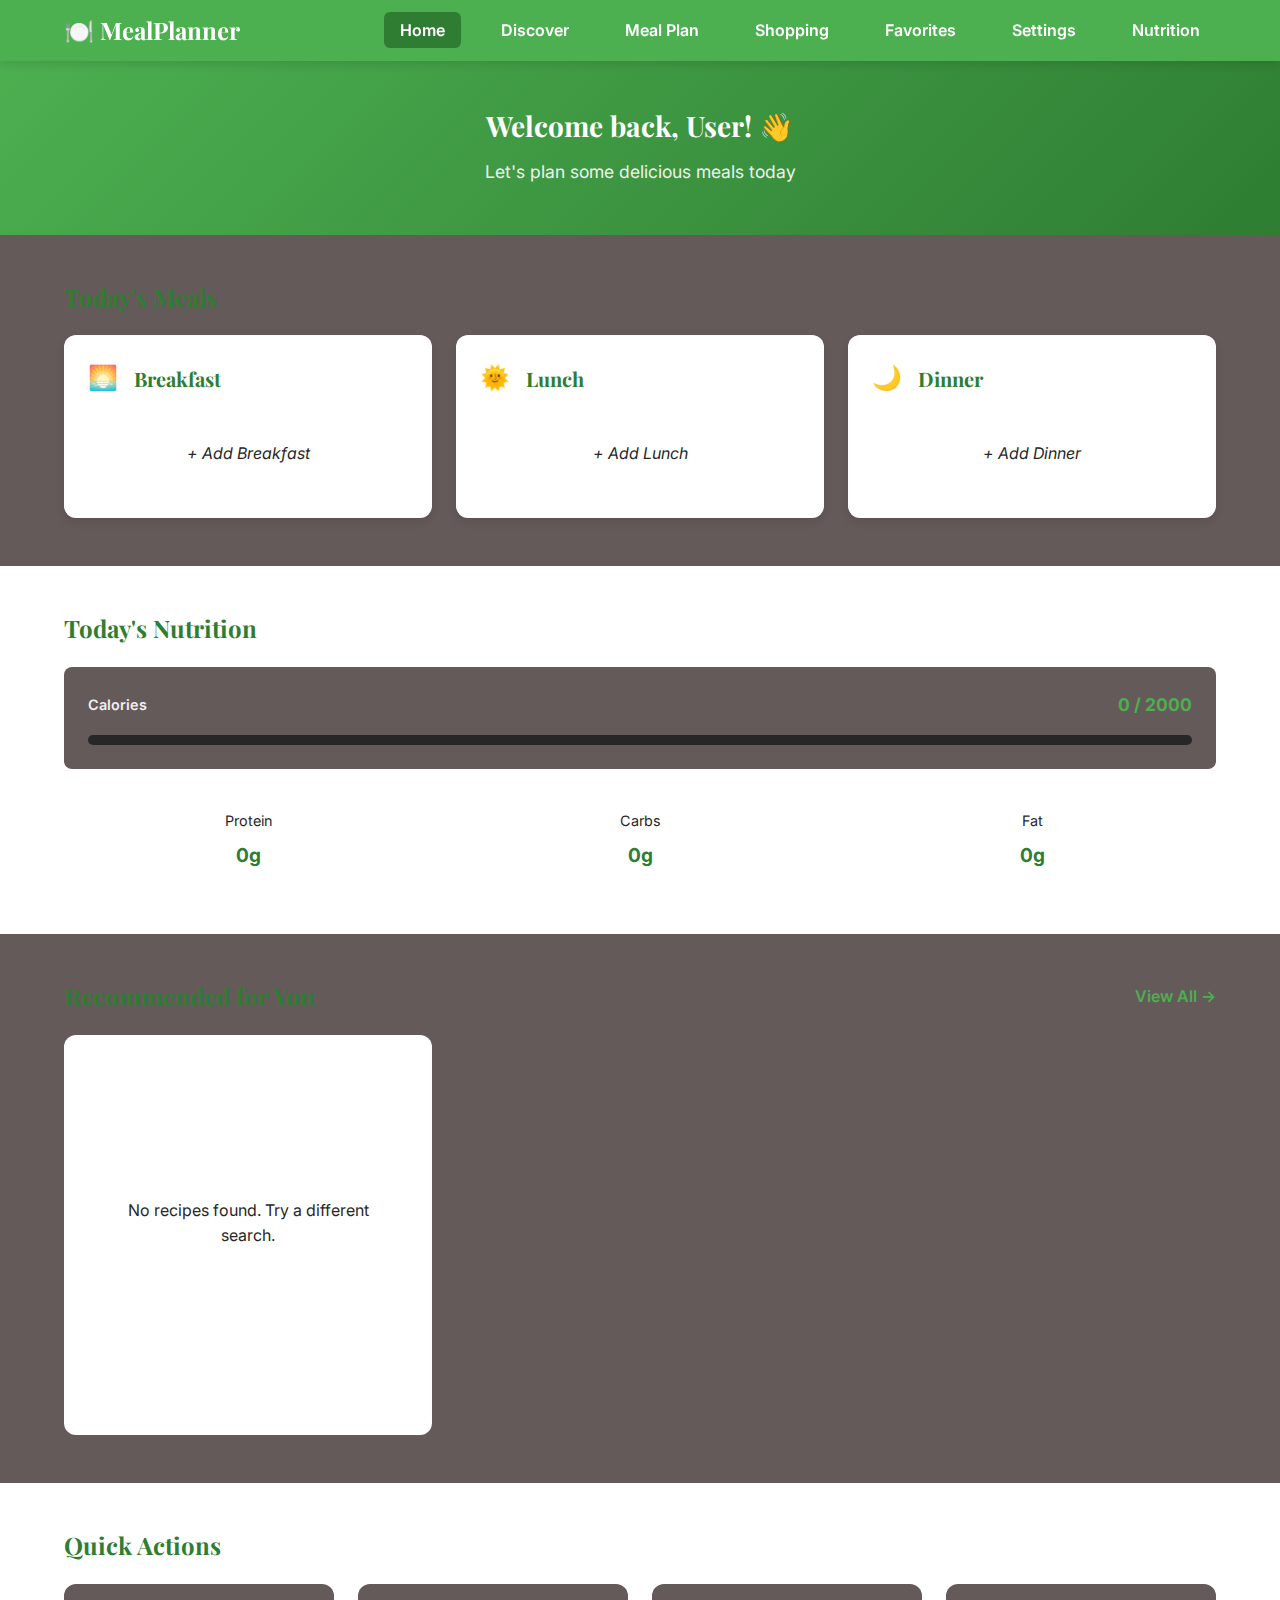
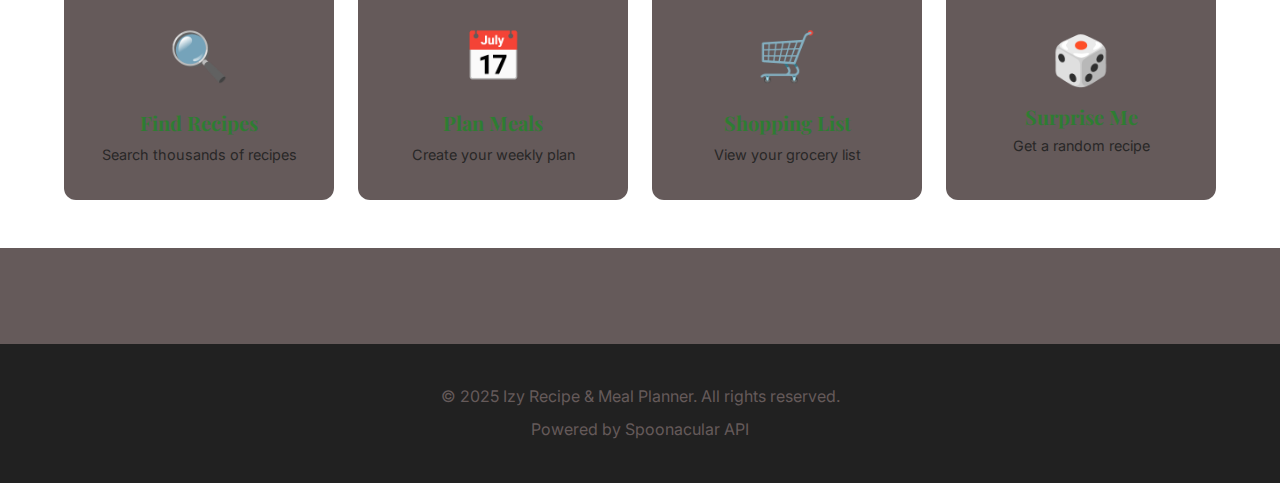
<file: index.html>
<!DOCTYPE html>
<html lang="en">
<head>
    <meta charset="UTF-8">
    <meta name="viewport" content="width=device-width, initial-scale=1.0">
    <meta name="description" content="Recipe & Meal Planner - Plan your meals, discover recipes, and track nutrition">
    <title>Recipe & Meal Planner - Home</title>
    
    <!-- CSS Links -->
    <link rel="stylesheet" href="css/styles.css">
    <link rel="stylesheet" href="css/responsive.css">
    <link rel="stylesheet" href="css/animations.css">
    
    <!-- Google Fonts -->
    <link rel="preconnect" href="https://fonts.googleapis.com">
    <link rel="preconnect" href="https://fonts.gstatic.com" crossorigin>
    <link href="https://fonts.googleapis.com/css2?family=Inter:wght@400;600;700&family=Playfair+Display:wght@400;700&display=swap" rel="stylesheet">
</head>
<body>
    <!-- Header & Navigation -->
    <header class="main-header">
        <nav class="navbar">
            <div class="nav-container">
                <div class="logo">
                    <h1>🍽️ MealPlanner</h1>
                </div>
                
                <button class="menu-toggle" id="menuToggle" aria-label="Toggle menu">
                    <span></span>
                    <span></span>
                    <span></span>
                </button>
                
                <ul class="nav-menu" id="navMenu">
                    <li><a href="index.html" class="active">Home</a></li>
                    <li><a href="search.html">Discover</a></li>
                    <li><a href="meal-planner.html">Meal Plan</a></li>
                    <li><a href="shopping-list.html">Shopping</a></li>
                    <li><a href="favorites.html">Favorites</a></li>
                    <li><a href="preferences.html">Settings</a></li>
                    <li><a href="nutrition.html">Nutrition</a></li>
                </ul>
            </div>
        </nav>
    </header>

    <!-- Main Content -->
    <main class="main-content">
        <!-- Welcome Section -->
        <section class="welcome-section">
            <div class="container">
                <h2>Welcome back, User! 👋</h2>
                <p>Let's plan some delicious meals today</p>
            </div>
        </section>

        <!-- Today's Meals Section -->
        <section class="todays-meals">
            <div class="container">
                <h3>Today's Meals</h3>
                <div class="meals-grid">
                    <!-- Breakfast Card -->
                    <div class="meal-card" id="breakfast">
                        <div class="meal-header">
                            <span class="meal-icon">🌅</span>
                            <h4>Breakfast</h4>
                        </div>
                        <div class="meal-content">
                            <p class="empty-meal">+ Add Breakfast</p>
                        </div>
                    </div>

                    <!-- Lunch Card -->
                    <div class="meal-card" id="lunch">
                        <div class="meal-header">
                            <span class="meal-icon">🌞</span>
                            <h4>Lunch</h4>
                        </div>
                        <div class="meal-content">
                            <p class="empty-meal">+ Add Lunch</p>
                        </div>
                    </div>

                    <!-- Dinner Card -->
                    <div class="meal-card" id="dinner">
                        <div class="meal-header">
                            <span class="meal-icon">🌙</span>
                            <h4>Dinner</h4>
                        </div>
                        <div class="meal-content">
                            <p class="empty-meal">+ Add Dinner</p>
                        </div>
                    </div>
                </div>
            </div>
        </section>

        <!-- Nutrition Summary Section -->
        <section class="nutrition-summary">
            <div class="container">
                <h3>Today's Nutrition</h3>
                <div class="nutrition-stats">
                    <!-- Calories -->
                    <div class="stat-card">
                        <div class="stat-header">
                            <span class="stat-label">Calories</span>
                            <span class="stat-value" id="caloriesValue">0 / 2000</span>
                        </div>
                        <div class="progress-bar">
                            <div class="progress-fill" id="caloriesProgress" style="width: 0%"></div>
                        </div>
                    </div>

                    <!-- Macros Grid -->
                    <div class="macros-grid">
                        <div class="macro-item">
                            <span class="macro-label">Protein</span>
                            <span class="macro-value" id="proteinValue">0g</span>
                        </div>
                        <div class="macro-item">
                            <span class="macro-label">Carbs</span>
                            <span class="macro-value" id="carbsValue">0g</span>
                        </div>
                        <div class="macro-item">
                            <span class="macro-label">Fat</span>
                            <span class="macro-value" id="fatValue">0g</span>
                        </div>
                    </div>
                </div>
            </div>
        </section>

        <!-- Recommended Recipes Section -->
        <section class="recommended-recipes">
            <div class="container">
                <div class="section-header">
                    <h3>Recommended for You</h3>
                    <a href="search.html" class="view-all-link">View All →</a>
                </div>
                
                <div class="recipes-grid" id="recommendedRecipes">
                    <!-- Recipe cards will be loaded here via JavaScript -->
                    <div class="loading-message">Loading recipes...</div>
                </div>
            </div>
        </section>

        <!-- Quick Actions Section -->
        <section class="quick-actions">
            <div class="container">
                <h3>Quick Actions</h3>
                <div class="actions-grid">
                    <a href="search.html" class="action-card">
                        <span class="action-icon">🔍</span>
                        <h4>Find Recipes</h4>
                        <p>Search thousands of recipes</p>
                    </a>
                    
                    <a href="meal-planner.html" class="action-card">
                        <span class="action-icon">📅</span>
                        <h4>Plan Meals</h4>
                        <p>Create your weekly plan</p>
                    </a>
                    
                    <a href="shopping-list.html" class="action-card">
                        <span class="action-icon">🛒</span>
                        <h4>Shopping List</h4>
                        <p>View your grocery list</p>
                    </a>
                    
                    <button class="action-card surprise-btn" id="surpriseMe">
                        <span class="action-icon">🎲</span>
                        <h4>Surprise Me</h4>
                        <p>Get a random recipe</p>
                    </button>
                </div>
            </div>
        </section>
    </main>

    <!-- Footer -->
    <footer class="main-footer">
        <div class="container">
            <p>&copy; 2025 Izy Recipe & Meal Planner. All rights reserved.</p>
            <p>Powered by Spoonacular API</p>
        </div>
    </footer>

    <!-- JavaScript Files -->
     <script src="js/config.js"></script>
    <script src="js/utils.js"></script>
    <script src="js/storage.js"></script>
    <script src="js/api.js"></script>
    <script src="js/recipe.js"></script>
    <script src="js/main.js"></script>
</body>
</html>
</file>
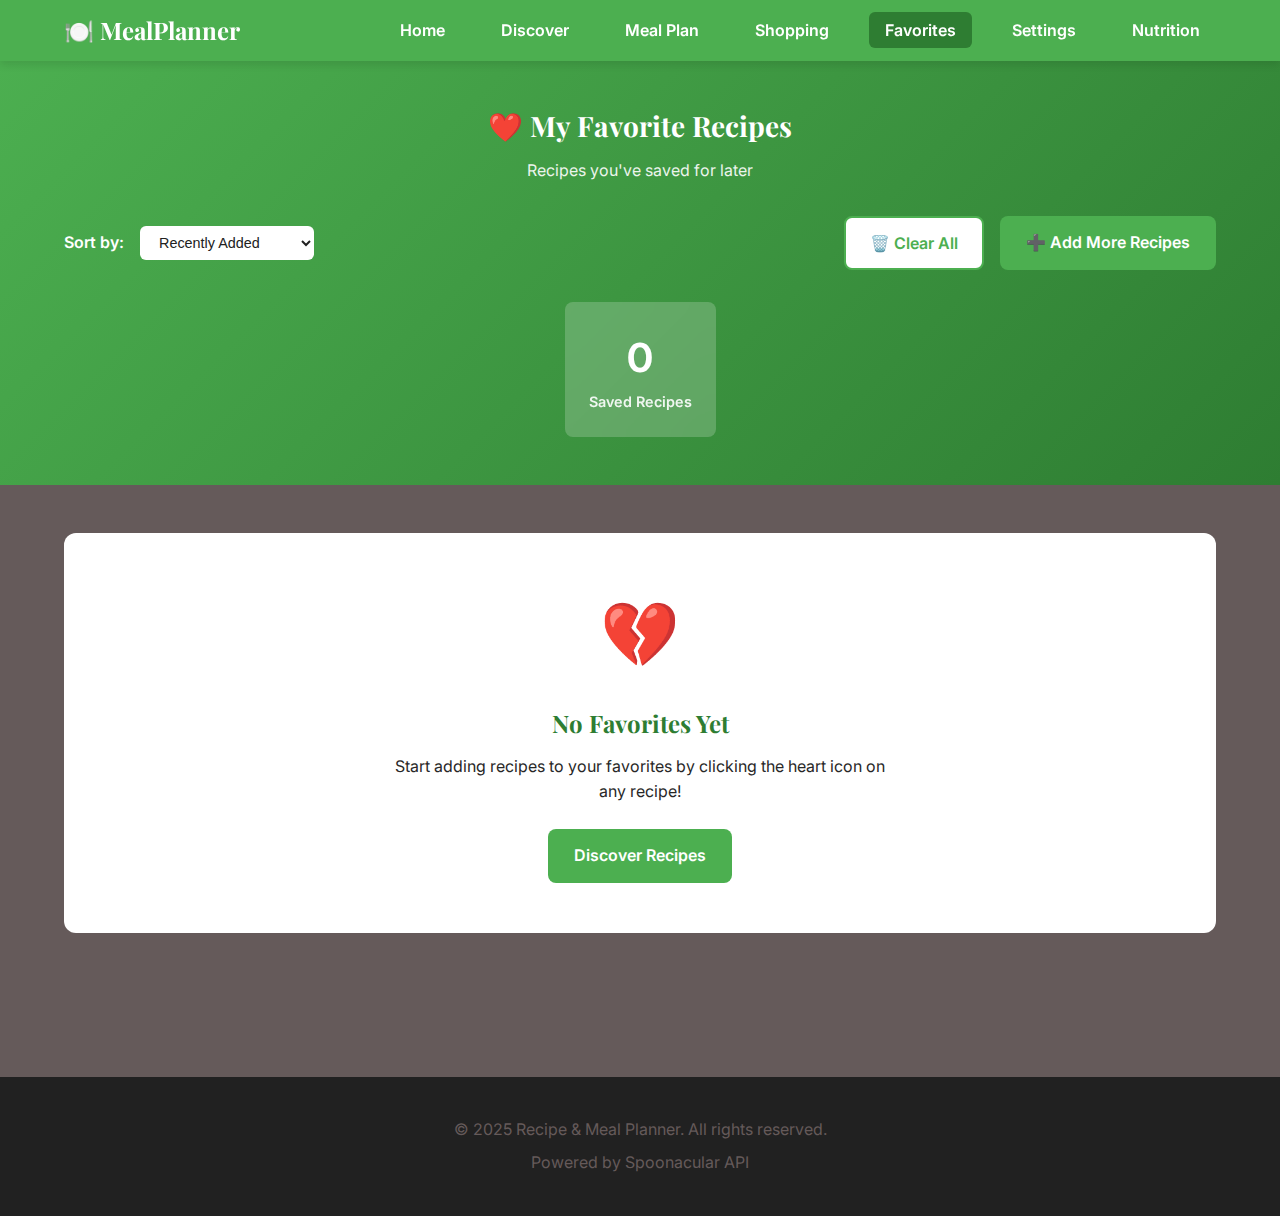
<file: favorites.html>
<!DOCTYPE html>
<html lang="en">
<head>
    <meta charset="UTF-8">
    <meta name="viewport" content="width=device-width, initial-scale=1.0">
    <meta name="description" content="Your favorite saved recipes">
    <title>My Favorites - MealPlanner</title>
    
    <!-- CSS Links -->
    <link rel="stylesheet" href="css/styles.css">
    <link rel="stylesheet" href="css/responsive.css">
    <link rel="stylesheet" href="css/animations.css">
    
    <!-- Google Fonts -->
    <link rel="preconnect" href="https://fonts.googleapis.com">
    <link rel="preconnect" href="https://fonts.gstatic.com" crossorigin>
    <link href="https://fonts.googleapis.com/css2?family=Inter:wght@400;600;700&family=Playfair+Display:wght@400;700&display=swap" rel="stylesheet">
</head>
<body>
    <!-- Header & Navigation -->
    <header class="main-header">
        <nav class="navbar">
            <div class="nav-container">
                <div class="logo">
                    <h1>🍽️ MealPlanner</h1>
                </div>
                
                <button class="menu-toggle" id="menuToggle" aria-label="Toggle menu">
                    <span></span>
                    <span></span>
                    <span></span>
                </button>
                
                <ul class="nav-menu" id="navMenu">
                    <li><a href="index.html">Home</a></li>
                    <li><a href="search.html">Discover</a></li>
                    <li><a href="meal-planner.html">Meal Plan</a></li>
                    <li><a href="shopping-list.html">Shopping</a></li>
                    <li><a href="favorites.html" class="active">Favorites</a></li>
                    <li><a href="preferences.html">Settings</a></li>
                    <li><a href="nutrition.html">Nutrition</a></li>
                </ul>
            </div>
        </nav>
    </header>

    <!-- Main Content -->
    <main class="main-content">
        <!-- Page Header -->
        <section class="favorites-header">
            <div class="container">
                <h2>❤️ My Favorite Recipes</h2>
                <p class="favorites-subtitle">Recipes you've saved for later</p>
                
                <!-- Filter/Sort Options -->
                <div class="favorites-controls">
                    <div class="sort-options">
                        <label for="sortFavorites">Sort by:</label>
                        <select id="sortFavorites" class="sort-select">
                            <option value="recent">Recently Added</option>
                            <option value="title">Recipe Name (A-Z)</option>
                            <option value="time">Cooking Time</option>
                        </select>
                    </div>
                    
                    <div class="favorites-actions">
                        <button id="clearAllFavorites" class="btn btn-outline">
                            🗑️ Clear All
                        </button>
                        <a href="search.html" class="btn btn-primary">
                            ➕ Add More Recipes
                        </a>
                    </div>
                </div>

                <!-- Stats -->
                <div class="favorites-stats">
                    <div class="stat-badge">
                        <span class="stat-number" id="totalFavorites">0</span>
                        <span class="stat-label">Saved Recipes</span>
                    </div>
                </div>
            </div>
        </section>

        <!-- Favorites Grid -->
        <section class="favorites-content">
            <div class="container">
                <!-- Empty State -->
                <div id="emptyFavorites" class="empty-state" style="display: none;">
                    <div class="empty-icon">💔</div>
                    <h3>No Favorites Yet</h3>
                    <p>Start adding recipes to your favorites by clicking the heart icon on any recipe!</p>
                    <a href="search.html" class="btn btn-primary">Discover Recipes</a>
                </div>

                <!-- Recipes Grid -->
                <div class="recipes-grid" id="favoritesGrid">
                    <!-- Favorite recipes will be loaded here -->
                </div>
            </div>
        </section>

        <!-- Collections Section (Optional for later) -->
        <section class="collections-section" style="display: none;">
            <div class="container">
                <h3>My Collections</h3>
                <p class="section-subtitle">Organize your favorites into collections</p>
                
                <div class="collections-grid" id="collectionsGrid">
                    <!-- Collections will be loaded here in future -->
                </div>
                
                <button class="btn btn-outline" id="createCollection">
                    ➕ Create New Collection
                </button>
            </div>
        </section>
    </main>

    <!-- Footer -->
    <footer class="main-footer">
        <div class="container">
            <p>&copy; 2025 Recipe & Meal Planner. All rights reserved.</p>
            <p>Powered by Spoonacular API</p>
        </div>
    </footer>

    <!-- JavaScript Files -->
    <script src="js/config.js"></script>
    <script src="js/utils.js"></script>
    <script src="js/storage.js"></script>
    <script src="js/api.js"></script>
    <script src="js/recipe.js"></script>
    <script src="js/favorites.js"></script>
    <script src="js/main.js"></script>
</body>
</html>
</file>
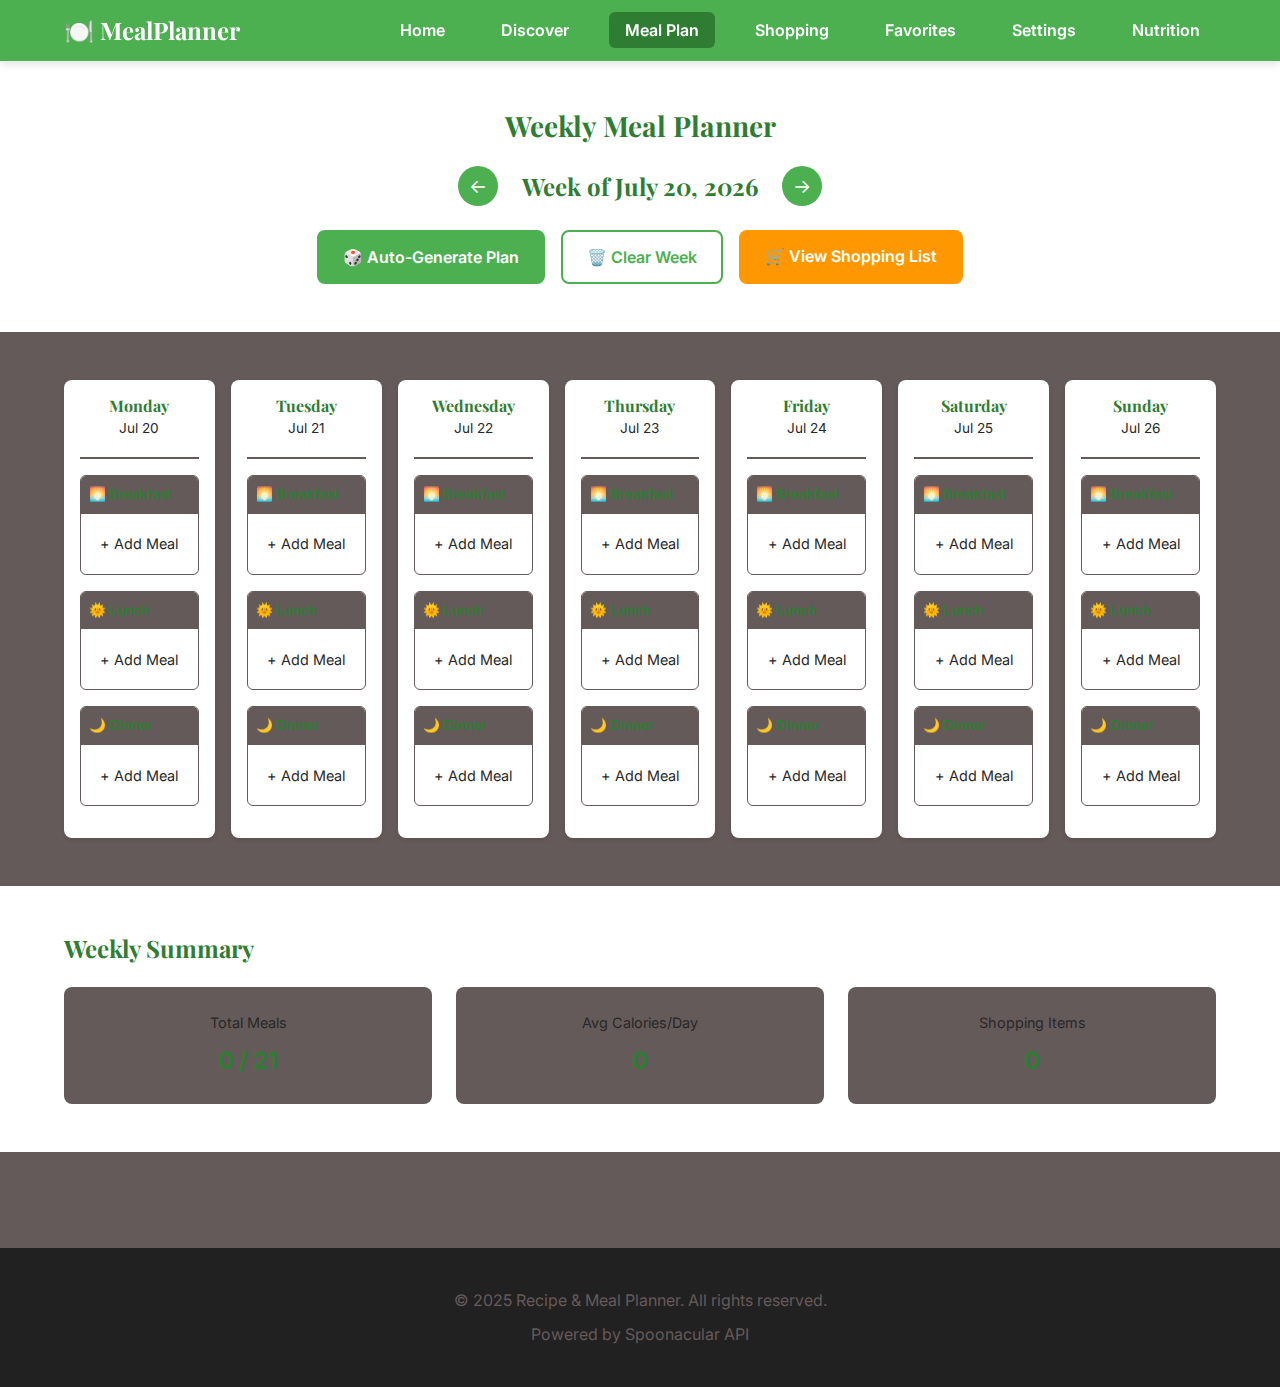
<file: meal-planner.html>
<!DOCTYPE html>
<html lang="en">
  <head>
    <meta charset="UTF-8" />
    <meta name="viewport" content="width=device-width, initial-scale=1.0" />
    <meta name="description" content="Plan your weekly meals" />
    <title>Meal Planner - MealPlanner</title>

    <!-- CSS Links -->
    <link rel="stylesheet" href="css/styles.css" />
    <link rel="stylesheet" href="css/responsive.css" />
    <link rel="stylesheet" href="css/animations.css" />

    <!-- Google Fonts -->
    <link rel="preconnect" href="https://fonts.googleapis.com" />
    <link rel="preconnect" href="https://fonts.gstatic.com" crossorigin />
    <link
      href="https://fonts.googleapis.com/css2?family=Inter:wght@400;600;700&family=Playfair+Display:wght@400;700&display=swap"
      rel="stylesheet"
    />
  </head>
  <body>
    <!-- Header & Navigation -->
    <header class="main-header">
      <nav class="navbar">
        <div class="nav-container">
          <div class="logo">
            <h1>🍽️ MealPlanner</h1>
          </div>

          <button class="menu-toggle" id="menuToggle" aria-label="Toggle menu">
            <span></span>
            <span></span>
            <span></span>
          </button>

          <ul class="nav-menu" id="navMenu">
            <li><a href="index.html">Home</a></li>
            <li><a href="search.html">Discover</a></li>
            <li><a href="meal-planner.html" class="active">Meal Plan</a></li>
            <li><a href="shopping-list.html">Shopping</a></li>
            <li><a href="favorites.html">Favorites</a></li>
            <li><a href="preferences.html">Settings</a></li>
            <li><a href="nutrition.html">Nutrition</a></li>
          </ul>
        </div>
      </nav>
    </header>

    <!-- Main Content -->
    <main class="main-content">
      <!-- Planner Header -->
      <section class="planner-header">
        <div class="container">
          <h2>Weekly Meal Planner</h2>

          <!-- Week Navigator -->
          <div class="week-navigator">
            <button
              id="prevWeek"
              class="week-nav-btn"
              aria-label="Previous week"
            >
              ←
            </button>
            <h3 id="currentWeek">Week of January 6, 2025</h3>
            <button id="nextWeek" class="week-nav-btn" aria-label="Next week">
              →
            </button>
          </div>

          <!-- Action Buttons -->
          <div class="planner-actions">
            <button id="generatePlanBtn" class="btn btn-primary">
              🎲 Auto-Generate Plan
            </button>
            <button id="clearPlanBtn" class="btn btn-outline">
              🗑️ Clear Week
            </button>
            <a href="shopping-list.html" class="btn btn-secondary">
              🛒 View Shopping List
            </a>
          </div>
        </div>
      </section>

      <!-- Weekly Calendar -->
      <section class="weekly-calendar">
        <div class="container">
          <div class="calendar-grid" id="calendarGrid">
            <!-- Monday -->
            <div class="day-column" data-day="monday">
              <div class="day-header">
                <h4>Monday</h4>
                <span class="day-date" id="mondayDate">Jan 6</span>
              </div>
              <div class="meals-container">
                <div class="meal-slot" data-meal="breakfast">
                  <div class="meal-slot-header">
                    <span>🌅 Breakfast</span>
                  </div>
                  <div class="meal-slot-content" id="monday-breakfast">
                    <button class="add-meal-btn">+ Add Meal</button>
                  </div>
                </div>
                <div class="meal-slot" data-meal="lunch">
                  <div class="meal-slot-header">
                    <span>🌞 Lunch</span>
                  </div>
                  <div class="meal-slot-content" id="monday-lunch">
                    <button class="add-meal-btn">+ Add Meal</button>
                  </div>
                </div>
                <div class="meal-slot" data-meal="dinner">
                  <div class="meal-slot-header">
                    <span>🌙 Dinner</span>
                  </div>
                  <div class="meal-slot-content" id="monday-dinner">
                    <button class="add-meal-btn">+ Add Meal</button>
                  </div>
                </div>
              </div>
            </div>

            <!-- Tuesday -->
            <div class="day-column" data-day="tuesday">
              <div class="day-header">
                <h4>Tuesday</h4>
                <span class="day-date" id="tuesdayDate">Jan 7</span>
              </div>
              <div class="meals-container">
                <div class="meal-slot" data-meal="breakfast">
                  <div class="meal-slot-header">
                    <span>🌅 Breakfast</span>
                  </div>
                  <div class="meal-slot-content" id="tuesday-breakfast">
                    <button class="add-meal-btn">+ Add Meal</button>
                  </div>
                </div>
                <div class="meal-slot" data-meal="lunch">
                  <div class="meal-slot-header">
                    <span>🌞 Lunch</span>
                  </div>
                  <div class="meal-slot-content" id="tuesday-lunch">
                    <button class="add-meal-btn">+ Add Meal</button>
                  </div>
                </div>
                <div class="meal-slot" data-meal="dinner">
                  <div class="meal-slot-header">
                    <span>🌙 Dinner</span>
                  </div>
                  <div class="meal-slot-content" id="tuesday-dinner">
                    <button class="add-meal-btn">+ Add Meal</button>
                  </div>
                </div>
              </div>
            </div>

            <!-- Wednesday -->
            <div class="day-column" data-day="wednesday">
              <div class="day-header">
                <h4>Wednesday</h4>
                <span class="day-date" id="wednesdayDate">Jan 8</span>
              </div>
              <div class="meals-container">
                <div class="meal-slot" data-meal="breakfast">
                  <div class="meal-slot-header">
                    <span>🌅 Breakfast</span>
                  </div>
                  <div class="meal-slot-content" id="wednesday-breakfast">
                    <button class="add-meal-btn">+ Add Meal</button>
                  </div>
                </div>
                <div class="meal-slot" data-meal="lunch">
                  <div class="meal-slot-header">
                    <span>🌞 Lunch</span>
                  </div>
                  <div class="meal-slot-content" id="wednesday-lunch">
                    <button class="add-meal-btn">+ Add Meal</button>
                  </div>
                </div>
                <div class="meal-slot" data-meal="dinner">
                  <div class="meal-slot-header">
                    <span>🌙 Dinner</span>
                  </div>
                  <div class="meal-slot-content" id="wednesday-dinner">
                    <button class="add-meal-btn">+ Add Meal</button>
                  </div>
                </div>
              </div>
            </div>

            <!-- Thursday -->
            <div class="day-column" data-day="thursday">
              <div class="day-header">
                <h4>Thursday</h4>
                <span class="day-date" id="thursdayDate">Jan 9</span>
              </div>
              <div class="meals-container">
                <div class="meal-slot" data-meal="breakfast">
                  <div class="meal-slot-header">
                    <span>🌅 Breakfast</span>
                  </div>
                  <div class="meal-slot-content" id="thursday-breakfast">
                    <button class="add-meal-btn">+ Add Meal</button>
                  </div>
                </div>
                <div class="meal-slot" data-meal="lunch">
                  <div class="meal-slot-header">
                    <span>🌞 Lunch</span>
                  </div>
                  <div class="meal-slot-content" id="thursday-lunch">
                    <button class="add-meal-btn">+ Add Meal</button>
                  </div>
                </div>
                <div class="meal-slot" data-meal="dinner">
                  <div class="meal-slot-header">
                    <span>🌙 Dinner</span>
                  </div>
                  <div class="meal-slot-content" id="thursday-dinner">
                    <button class="add-meal-btn">+ Add Meal</button>
                  </div>
                </div>
              </div>
            </div>

            <!-- Friday -->
            <div class="day-column" data-day="friday">
              <div class="day-header">
                <h4>Friday</h4>
                <span class="day-date" id="fridayDate">Jan 10</span>
              </div>
              <div class="meals-container">
                <div class="meal-slot" data-meal="breakfast">
                  <div class="meal-slot-header">
                    <span>🌅 Breakfast</span>
                  </div>
                  <div class="meal-slot-content" id="friday-breakfast">
                    <button class="add-meal-btn">+ Add Meal</button>
                  </div>
                </div>
                <div class="meal-slot" data-meal="lunch">
                  <div class="meal-slot-header">
                    <span>🌞 Lunch</span>
                  </div>
                  <div class="meal-slot-content" id="friday-lunch">
                    <button class="add-meal-btn">+ Add Meal</button>
                  </div>
                </div>
                <div class="meal-slot" data-meal="dinner">
                  <div class="meal-slot-header">
                    <span>🌙 Dinner</span>
                  </div>
                  <div class="meal-slot-content" id="friday-dinner">
                    <button class="add-meal-btn">+ Add Meal</button>
                  </div>
                </div>
              </div>
            </div>

            <!-- Saturday -->
            <div class="day-column" data-day="saturday">
              <div class="day-header">
                <h4>Saturday</h4>
                <span class="day-date" id="saturdayDate">Jan 11</span>
              </div>
              <div class="meals-container">
                <div class="meal-slot" data-meal="breakfast">
                  <div class="meal-slot-header">
                    <span>🌅 Breakfast</span>
                  </div>
                  <div class="meal-slot-content" id="saturday-breakfast">
                    <button class="add-meal-btn">+ Add Meal</button>
                  </div>
                </div>
                <div class="meal-slot" data-meal="lunch">
                  <div class="meal-slot-header">
                    <span>🌞 Lunch</span>
                  </div>
                  <div class="meal-slot-content" id="saturday-lunch">
                    <button class="add-meal-btn">+ Add Meal</button>
                  </div>
                </div>
                <div class="meal-slot" data-meal="dinner">
                  <div class="meal-slot-header">
                    <span>🌙 Dinner</span>
                  </div>
                  <div class="meal-slot-content" id="saturday-dinner">
                    <button class="add-meal-btn">+ Add Meal</button>
                  </div>
                </div>
              </div>
            </div>

            <!-- Sunday -->
            <div class="day-column" data-day="sunday">
              <div class="day-header">
                <h4>Sunday</h4>
                <span class="day-date" id="sundayDate">Jan 12</span>
              </div>
              <div class="meals-container">
                <div class="meal-slot" data-meal="breakfast">
                  <div class="meal-slot-header">
                    <span>🌅 Breakfast</span>
                  </div>
                  <div class="meal-slot-content" id="sunday-breakfast">
                    <button class="add-meal-btn">+ Add Meal</button>
                  </div>
                </div>
                <div class="meal-slot" data-meal="lunch">
                  <div class="meal-slot-header">
                    <span>🌞 Lunch</span>
                  </div>
                  <div class="meal-slot-content" id="sunday-lunch">
                    <button class="add-meal-btn">+ Add Meal</button>
                  </div>
                </div>
                <div class="meal-slot" data-meal="dinner">
                  <div class="meal-slot-header">
                    <span>🌙 Dinner</span>
                  </div>
                  <div class="meal-slot-content" id="sunday-dinner">
                    <button class="add-meal-btn">+ Add Meal</button>
                  </div>
                </div>
              </div>
            </div>
          </div>
        </div>
      </section>

      <!-- Weekly Summary -->
      <section class="weekly-summary">
        <div class="container">
          <h3>Weekly Summary</h3>
          <div class="summary-stats">
            <div class="summary-card">
              <span class="summary-label">Total Meals</span>
              <span class="summary-value" id="totalMeals">0 / 21</span>
            </div>
            <div class="summary-card">
              <span class="summary-label">Avg Calories/Day</span>
              <span class="summary-value" id="avgCalories">0</span>
            </div>
            <div class="summary-card">
              <span class="summary-label">Shopping Items</span>
              <span class="summary-value" id="shoppingItems">0</span>
            </div>
          </div>
        </div>
      </section>
    </main>

    <!-- Footer -->
    <footer class="main-footer">
      <div class="container">
        <p>&copy; 2025 Recipe & Meal Planner. All rights reserved.</p>
        <p>Powered by Spoonacular API</p>
      </div>
    </footer>

    <!-- JavaScript Files -->
    <script src="js/config.js"></script>
    <script src="js/utils.js"></script>
    <script src="js/storage.js"></script>
    <script src="js/api.js"></script>
    <script src="js/meal-planner.js"></script>
    <script src="js/main.js"></script>
  </body>
</html>
</file>
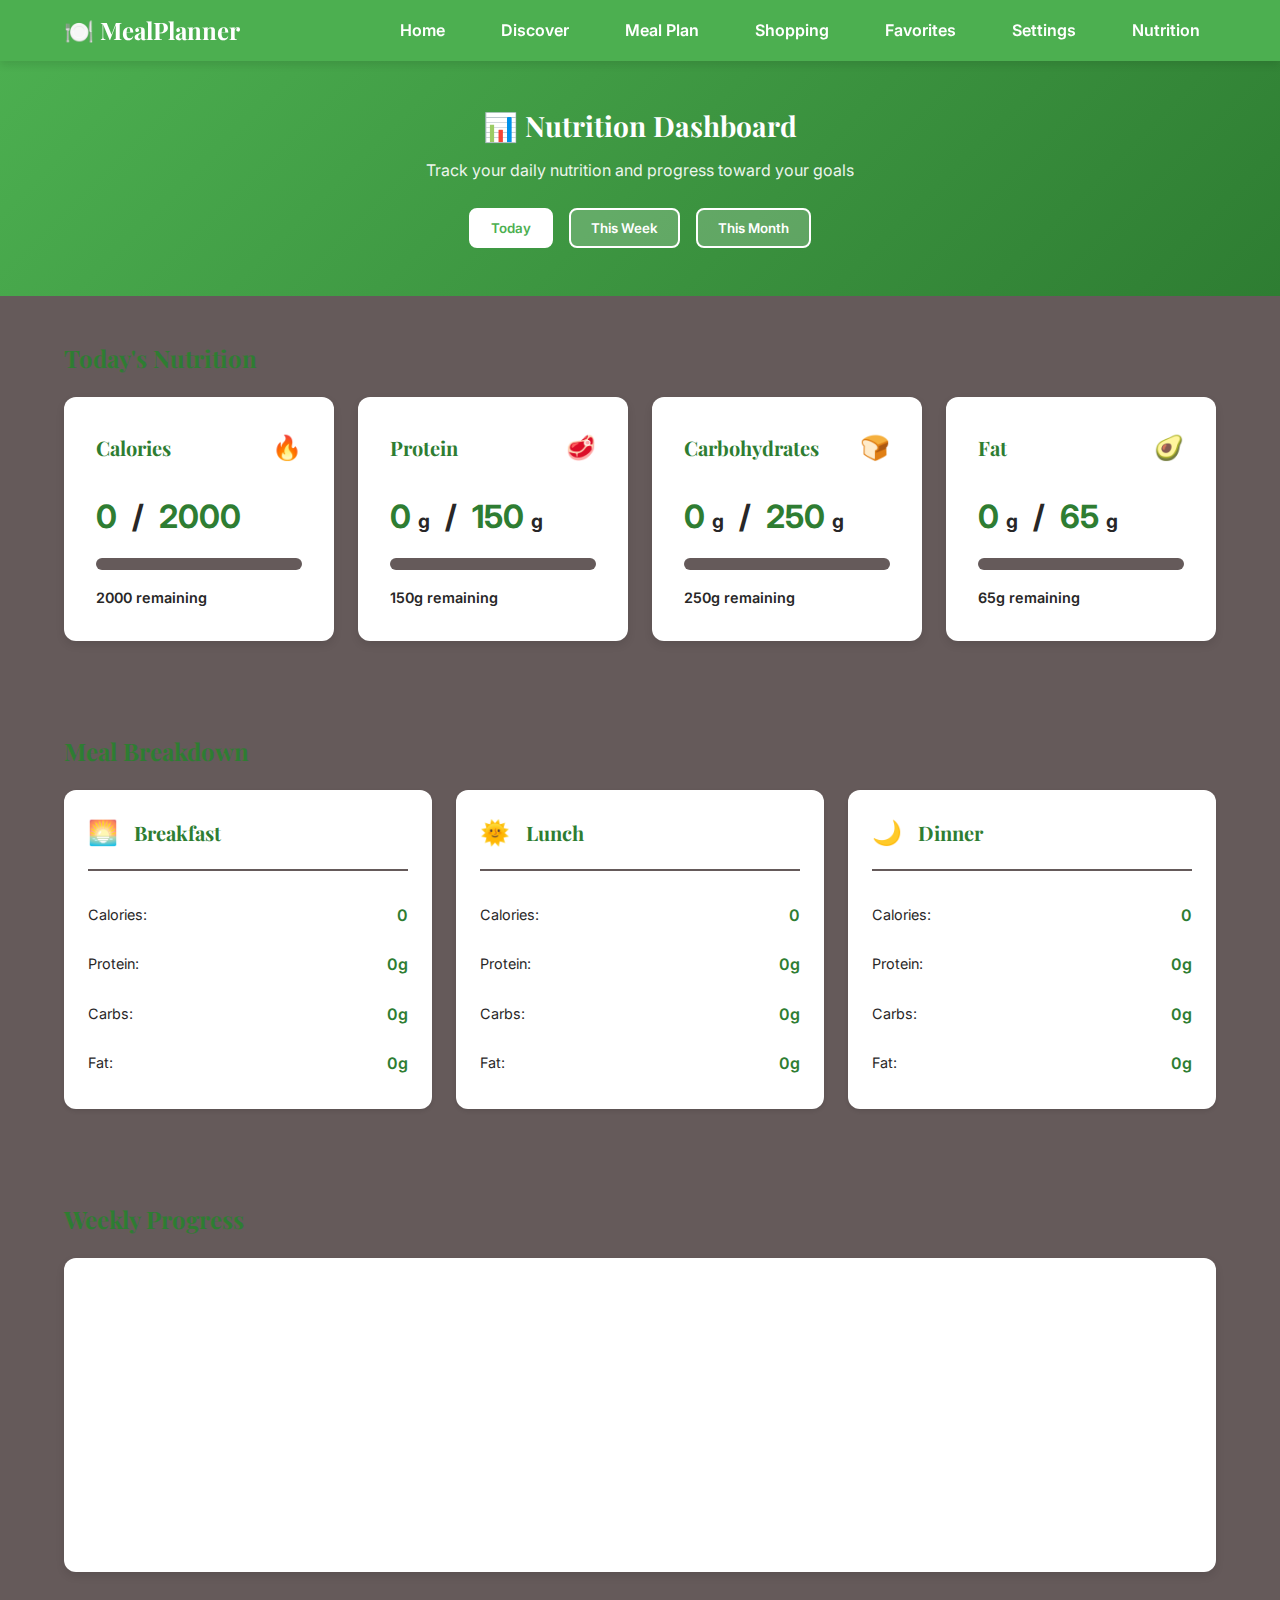
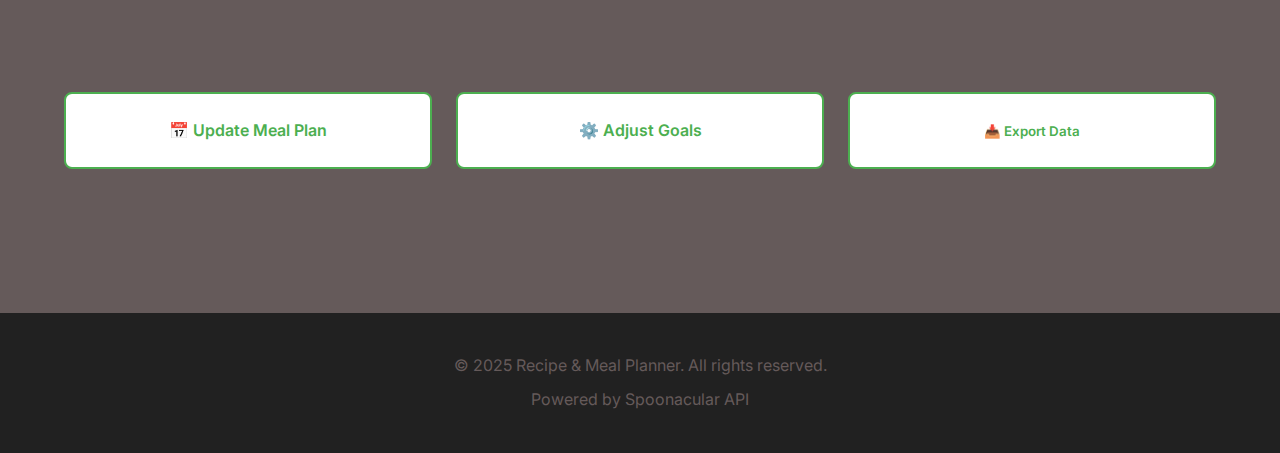
<file: nutrition.html>
<!DOCTYPE html>
<html lang="en">
<head>
    <meta charset="UTF-8">
    <meta name="viewport" content="width=device-width, initial-scale=1.0">
    <meta name="description" content="Track your nutrition and progress">
    <title>Nutrition Dashboard - MealPlanner</title>
    
    <!-- CSS Links -->
    <link rel="stylesheet" href="css/styles.css">
    <link rel="stylesheet" href="css/responsive.css">
    <link rel="stylesheet" href="css/animations.css">
    
    <!-- Google Fonts -->
    <link rel="preconnect" href="https://fonts.googleapis.com">
    <link rel="preconnect" href="https://fonts.gstatic.com" crossorigin>
    <link href="https://fonts.googleapis.com/css2?family=Inter:wght@400;600;700&family=Playfair+Display:wght@400;700&display=swap" rel="stylesheet">
</head>
<body>
    <!-- Header & Navigation -->
    <header class="main-header">
        <nav class="navbar">
            <div class="nav-container">
                <div class="logo">
                    <h1>🍽️ MealPlanner</h1>
                </div>
                
                <button class="menu-toggle" id="menuToggle" aria-label="Toggle menu">
                    <span></span>
                    <span></span>
                    <span></span>
                </button>
                
                <ul class="nav-menu" id="navMenu">
                    <li><a href="index.html">Home</a></li>
                    <li><a href="search.html">Discover</a></li>
                    <li><a href="meal-planner.html">Meal Plan</a></li>
                    <li><a href="shopping-list.html">Shopping</a></li>
                    <li><a href="favorites.html">Favorites</a></li>
                    <li><a href="preferences.html">Settings</a></li>
                    <li><a href="nutrition.html">Nutrition</a></li>
                </ul>
            </div>
        </nav>
    </header>

    <!-- Main Content -->
    <main class="main-content">
        <!-- Page Header -->
        <section class="nutrition-header">
            <div class="container">
                <h2>📊 Nutrition Dashboard</h2>
                <p class="nutrition-subtitle">Track your daily nutrition and progress toward your goals</p>
                
                <!-- View Toggle -->
                <div class="view-toggle">
                    <button class="toggle-btn active" data-view="today">Today</button>
                    <button class="toggle-btn" data-view="week">This Week</button>
                    <button class="toggle-btn" data-view="month">This Month</button>
                </div>
            </div>
        </section>

        <!-- Today's Overview -->
        <section class="nutrition-overview" id="nutritionOverview">
            <div class="container">
                <h3 id="viewTitle">Today's Nutrition</h3>
                
                <!-- Main Stats Grid -->
                <div class="nutrition-stats-grid">
                    <!-- Calories -->
                    <div class="stat-card-large">
                        <div class="stat-card-header">
                            <h4>Calories</h4>
                            <span class="stat-icon">🔥</span>
                        </div>
                        <div class="stat-value-large">
                            <span id="caloriesConsumed">0</span>
                            <span class="stat-divider">/</span>
                            <span id="caloriesGoal">2000</span>
                        </div>
                        <div class="progress-bar-large">
                            <div class="progress-fill-large" id="caloriesProgress" style="width: 0%"></div>
                        </div>
                        <p class="stat-remaining" id="caloriesRemaining">2000 remaining</p>
                    </div>

                    <!-- Protein -->
                    <div class="stat-card-large">
                        <div class="stat-card-header">
                            <h4>Protein</h4>
                            <span class="stat-icon">🥩</span>
                        </div>
                        <div class="stat-value-large">
                            <span id="proteinConsumed">0</span>
                            <span class="stat-unit">g</span>
                            <span class="stat-divider">/</span>
                            <span id="proteinGoal">150</span>
                            <span class="stat-unit">g</span>
                        </div>
                        <div class="progress-bar-large">
                            <div class="progress-fill-large protein-fill" id="proteinProgress" style="width: 0%"></div>
                        </div>
                        <p class="stat-remaining" id="proteinRemaining">150g remaining</p>
                    </div>

                    <!-- Carbs -->
                    <div class="stat-card-large">
                        <div class="stat-card-header">
                            <h4>Carbohydrates</h4>
                            <span class="stat-icon">🍞</span>
                        </div>
                        <div class="stat-value-large">
                            <span id="carbsConsumed">0</span>
                            <span class="stat-unit">g</span>
                            <span class="stat-divider">/</span>
                            <span id="carbsGoal">250</span>
                            <span class="stat-unit">g</span>
                        </div>
                        <div class="progress-bar-large">
                            <div class="progress-fill-large carbs-fill" id="carbsProgress" style="width: 0%"></div>
                        </div>
                        <p class="stat-remaining" id="carbsRemaining">250g remaining</p>
                    </div>

                    <!-- Fat -->
                    <div class="stat-card-large">
                        <div class="stat-card-header">
                            <h4>Fat</h4>
                            <span class="stat-icon">🥑</span>
                        </div>
                        <div class="stat-value-large">
                            <span id="fatConsumed">0</span>
                            <span class="stat-unit">g</span>
                            <span class="stat-divider">/</span>
                            <span id="fatGoal">65</span>
                            <span class="stat-unit">g</span>
                        </div>
                        <div class="progress-bar-large">
                            <div class="progress-fill-large fat-fill" id="fatProgress" style="width: 0%"></div>
                        </div>
                        <p class="stat-remaining" id="fatRemaining">65g remaining</p>
                    </div>
                </div>
            </div>
        </section>

        <!-- Meal Breakdown -->
        <section class="meal-breakdown">
            <div class="container">
                <h3>Meal Breakdown</h3>
                
                <div class="meals-nutrition-grid" id="mealBreakdown">
                    <!-- Breakfast -->
                    <div class="meal-nutrition-card">
                        <div class="meal-nutrition-header">
                            <span class="meal-icon">🌅</span>
                            <h4>Breakfast</h4>
                        </div>
                        <div class="meal-nutrition-stats">
                            <div class="mini-stat">
                                <span class="mini-label">Calories:</span>
                                <span class="mini-value" id="breakfastCalories">0</span>
                            </div>
                            <div class="mini-stat">
                                <span class="mini-label">Protein:</span>
                                <span class="mini-value" id="breakfastProtein">0g</span>
                            </div>
                            <div class="mini-stat">
                                <span class="mini-label">Carbs:</span>
                                <span class="mini-value" id="breakfastCarbs">0g</span>
                            </div>
                            <div class="mini-stat">
                                <span class="mini-label">Fat:</span>
                                <span class="mini-value" id="breakfastFat">0g</span>
                            </div>
                        </div>
                    </div>

                    <!-- Lunch -->
                    <div class="meal-nutrition-card">
                        <div class="meal-nutrition-header">
                            <span class="meal-icon">🌞</span>
                            <h4>Lunch</h4>
                        </div>
                        <div class="meal-nutrition-stats">
                            <div class="mini-stat">
                                <span class="mini-label">Calories:</span>
                                <span class="mini-value" id="lunchCalories">0</span>
                            </div>
                            <div class="mini-stat">
                                <span class="mini-label">Protein:</span>
                                <span class="mini-value" id="lunchProtein">0g</span>
                            </div>
                            <div class="mini-stat">
                                <span class="mini-label">Carbs:</span>
                                <span class="mini-value" id="lunchCarbs">0g</span>
                            </div>
                            <div class="mini-stat">
                                <span class="mini-label">Fat:</span>
                                <span class="mini-value" id="lunchFat">0g</span>
                            </div>
                        </div>
                    </div>

                    <!-- Dinner -->
                    <div class="meal-nutrition-card">
                        <div class="meal-nutrition-header">
                            <span class="meal-icon">🌙</span>
                            <h4>Dinner</h4>
                        </div>
                        <div class="meal-nutrition-stats">
                            <div class="mini-stat">
                                <span class="mini-label">Calories:</span>
                                <span class="mini-value" id="dinnerCalories">0</span>
                            </div>
                            <div class="mini-stat">
                                <span class="mini-label">Protein:</span>
                                <span class="mini-value" id="dinnerProtein">0g</span>
                            </div>
                            <div class="mini-stat">
                                <span class="mini-label">Carbs:</span>
                                <span class="mini-value" id="dinnerCarbs">0g</span>
                            </div>
                            <div class="mini-stat">
                                <span class="mini-label">Fat:</span>
                                <span class="mini-value" id="dinnerFat">0g</span>
                            </div>
                        </div>
                    </div>
                </div>
            </div>
        </section>

        <!-- Progress Chart (Simple CSS-based) -->
        <section class="nutrition-chart">
            <div class="container">
                <h3>Weekly Progress</h3>
                
                <div class="chart-container">
                    <div class="bar-chart" id="weeklyChart">
                        <!-- Bars will be generated by JavaScript -->
                    </div>
                </div>
            </div>
        </section>

        <!-- Quick Actions -->
        <section class="nutrition-actions">
            <div class="container">
                <div class="actions-grid">
                    <a href="meal-planner.html" class="action-btn">
                        📅 Update Meal Plan
                    </a>
                    <a href="preferences.html" class="action-btn">
                        ⚙️ Adjust Goals
                    </a>
                    <button id="exportNutrition" class="action-btn">
                        📥 Export Data
                    </button>
                </div>
            </div>
        </section>
    </main>

    <!-- Footer -->
    <footer class="main-footer">
        <div class="container">
            <p>&copy; 2025 Recipe & Meal Planner. All rights reserved.</p>
            <p>Powered by Spoonacular API</p>
        </div>
    </footer>

    <!-- JavaScript Files -->
    <script src="js/config.js"></script>
    <script src="js/utils.js"></script>
    <script src="js/storage.js"></script>
    <script src="js/nutrition.js"></script>
    <script src="js/main.js"></script>
</body>
</html>
</file>
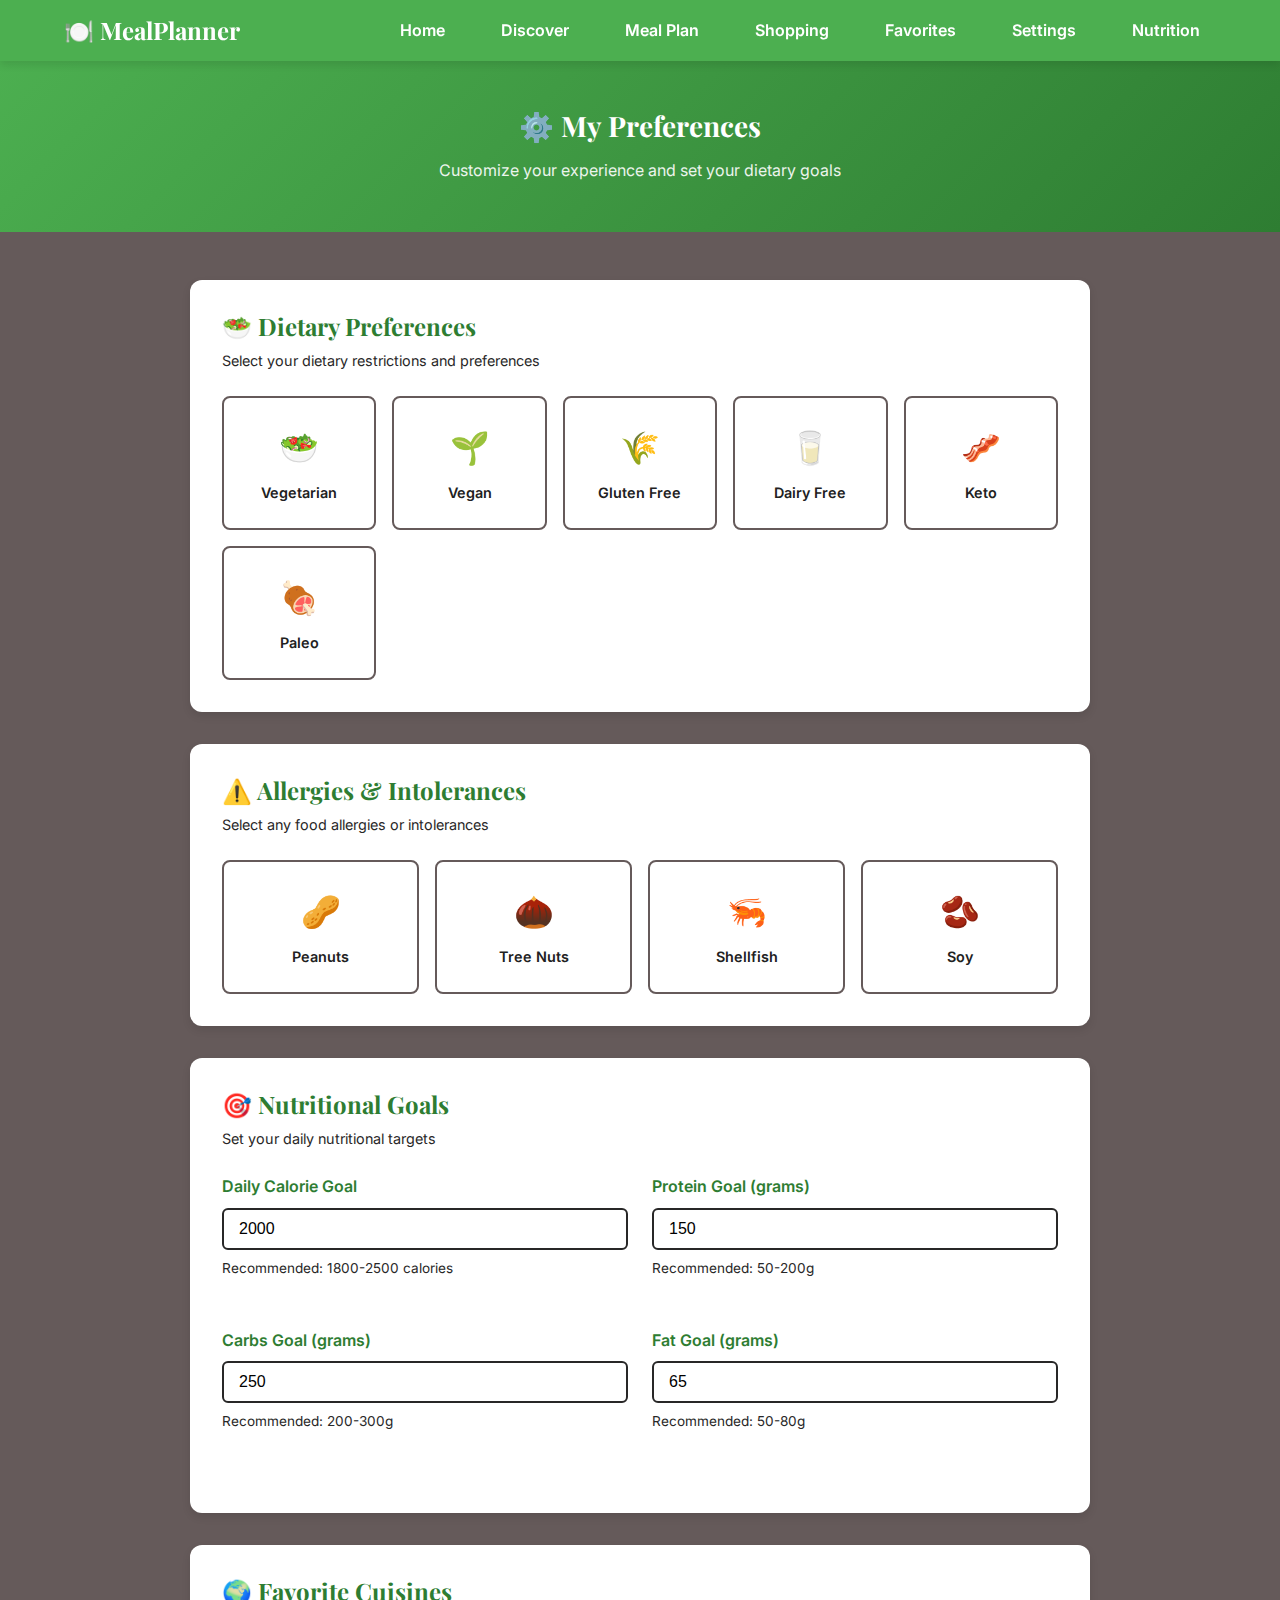
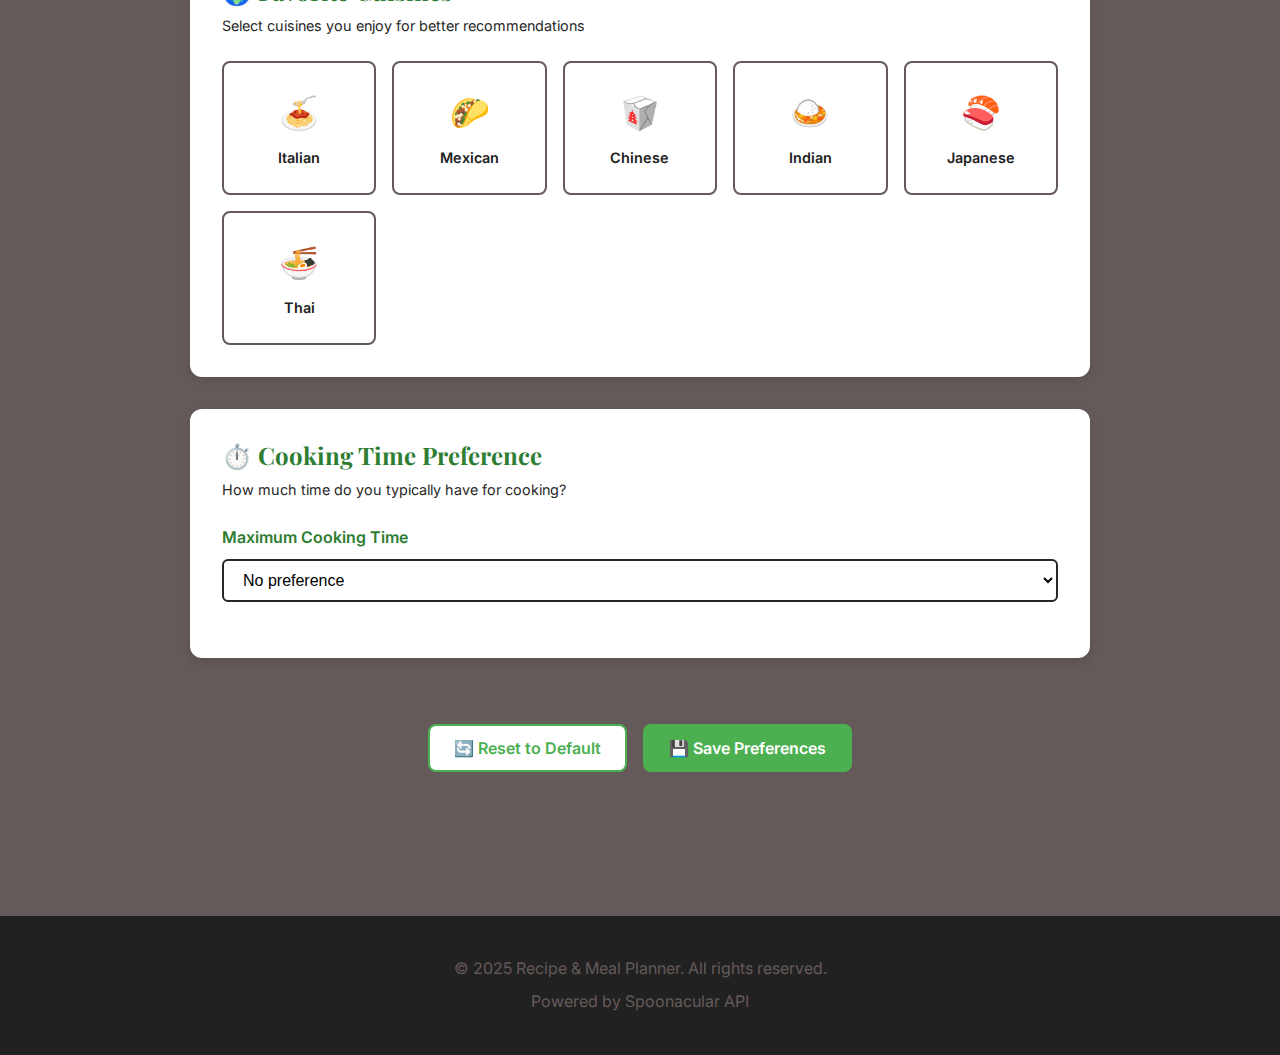
<file: preferences.html>
<!DOCTYPE html>
<html lang="en">
<head>
    <meta charset="UTF-8">
    <meta name="viewport" content="width=device-width, initial-scale=1.0">
    <meta name="description" content="Set your dietary preferences and nutritional goals">
    <title>Preferences - MealPlanner</title>
    
    <!-- CSS Links -->
    <link rel="stylesheet" href="css/styles.css">
    <link rel="stylesheet" href="css/responsive.css">
    <link rel="stylesheet" href="css/animations.css">
    
    <!-- Google Fonts -->
    <link rel="preconnect" href="https://fonts.googleapis.com">
    <link rel="preconnect" href="https://fonts.gstatic.com" crossorigin>
    <link href="https://fonts.googleapis.com/css2?family=Inter:wght@400;600;700&family=Playfair+Display:wght@400;700&display=swap" rel="stylesheet">
</head>
<body>
    <!-- Header & Navigation -->
    <header class="main-header">
        <nav class="navbar">
            <div class="nav-container">
                <div class="logo">
                    <h1>🍽️ MealPlanner</h1>
                </div>
                
                <button class="menu-toggle" id="menuToggle" aria-label="Toggle menu">
                    <span></span>
                    <span></span>
                    <span></span>
                </button>
                
                <ul class="nav-menu" id="navMenu">
                    <li><a href="index.html">Home</a></li>
                    <li><a href="search.html">Discover</a></li>
                    <li><a href="meal-planner.html">Meal Plan</a></li>
                    <li><a href="shopping-list.html">Shopping</a></li>
                    <li><a href="favorites.html">Favorites</a></li>
                    <li><a href="preferences.html">Settings</a></li>
                    <li><a href="nutrition.html">Nutrition</a></li>
                </ul>
            </div>
        </nav>
    </header>

    <!-- Main Content -->
    <main class="main-content">
        <!-- Page Header -->
        <section class="preferences-header">
            <div class="container">
                <h2>⚙️ My Preferences</h2>
                <p class="preferences-subtitle">Customize your experience and set your dietary goals</p>
            </div>
        </section>

        <!-- Preferences Form -->
        <section class="preferences-content">
            <div class="container">
                <form id="preferencesForm" class="preferences-form">
                    
                    <!-- Dietary Restrictions -->
                    <div class="preference-section">
                        <h3>🥗 Dietary Preferences</h3>
                        <p class="section-description">Select your dietary restrictions and preferences</p>
                        
                        <div class="checkbox-grid">
                            <label class="checkbox-card">
                                <input type="checkbox" name="diet" value="vegetarian" id="dietVegetarian">
                                <div class="checkbox-content">
                                    <span class="checkbox-icon">🥗</span>
                                    <span class="checkbox-label">Vegetarian</span>
                                </div>
                            </label>
                            
                            <label class="checkbox-card">
                                <input type="checkbox" name="diet" value="vegan" id="dietVegan">
                                <div class="checkbox-content">
                                    <span class="checkbox-icon">🌱</span>
                                    <span class="checkbox-label">Vegan</span>
                                </div>
                            </label>
                            
                            <label class="checkbox-card">
                                <input type="checkbox" name="diet" value="glutenFree" id="dietGlutenFree">
                                <div class="checkbox-content">
                                    <span class="checkbox-icon">🌾</span>
                                    <span class="checkbox-label">Gluten Free</span>
                                </div>
                            </label>
                            
                            <label class="checkbox-card">
                                <input type="checkbox" name="diet" value="dairyFree" id="dietDairyFree">
                                <div class="checkbox-content">
                                    <span class="checkbox-icon">🥛</span>
                                    <span class="checkbox-label">Dairy Free</span>
                                </div>
                            </label>
                            
                            <label class="checkbox-card">
                                <input type="checkbox" name="diet" value="ketogenic" id="dietKeto">
                                <div class="checkbox-content">
                                    <span class="checkbox-icon">🥓</span>
                                    <span class="checkbox-label">Keto</span>
                                </div>
                            </label>
                            
                            <label class="checkbox-card">
                                <input type="checkbox" name="diet" value="paleo" id="dietPaleo">
                                <div class="checkbox-content">
                                    <span class="checkbox-icon">🍖</span>
                                    <span class="checkbox-label">Paleo</span>
                                </div>
                            </label>
                        </div>
                    </div>

                    <!-- Allergies -->
                    <div class="preference-section">
                        <h3>⚠️ Allergies & Intolerances</h3>
                        <p class="section-description">Select any food allergies or intolerances</p>
                        
                        <div class="checkbox-grid">
                            <label class="checkbox-card">
                                <input type="checkbox" name="allergy" value="peanut" id="allergyPeanut">
                                <div class="checkbox-content">
                                    <span class="checkbox-icon">🥜</span>
                                    <span class="checkbox-label">Peanuts</span>
                                </div>
                            </label>
                            
                            <label class="checkbox-card">
                                <input type="checkbox" name="allergy" value="tree nut" id="allergyTreeNut">
                                <div class="checkbox-content">
                                    <span class="checkbox-icon">🌰</span>
                                    <span class="checkbox-label">Tree Nuts</span>
                                </div>
                            </label>
                            
                            <label class="checkbox-card">
                                <input type="checkbox" name="allergy" value="shellfish" id="allergyShellfish">
                                <div class="checkbox-content">
                                    <span class="checkbox-icon">🦐</span>
                                    <span class="checkbox-label">Shellfish</span>
                                </div>
                            </label>
                            
                            <label class="checkbox-card">
                                <input type="checkbox" name="allergy" value="soy" id="allergySoy">
                                <div class="checkbox-content">
                                    <span class="checkbox-icon">🫘</span>
                                    <span class="checkbox-label">Soy</span>
                                </div>
                            </label>
                        </div>
                    </div>

                    <!-- Nutritional Goals -->
                    <div class="preference-section">
                        <h3>🎯 Nutritional Goals</h3>
                        <p class="section-description">Set your daily nutritional targets</p>
                        
                        <div class="form-row">
                            <div class="form-group">
                                <label for="calorieGoal">Daily Calorie Goal</label>
                                <input type="number" id="calorieGoal" name="calorieGoal" 
                                       placeholder="2000" min="1000" max="5000" step="50">
                                <span class="input-helper">Recommended: 1800-2500 calories</span>
                            </div>
                            
                            <div class="form-group">
                                <label for="proteinGoal">Protein Goal (grams)</label>
                                <input type="number" id="proteinGoal" name="proteinGoal" 
                                       placeholder="150" min="50" max="300" step="5">
                                <span class="input-helper">Recommended: 50-200g</span>
                            </div>
                        </div>
                        
                        <div class="form-row">
                            <div class="form-group">
                                <label for="carbsGoal">Carbs Goal (grams)</label>
                                <input type="number" id="carbsGoal" name="carbsGoal" 
                                       placeholder="250" min="50" max="500" step="5">
                                <span class="input-helper">Recommended: 200-300g</span>
                            </div>
                            
                            <div class="form-group">
                                <label for="fatGoal">Fat Goal (grams)</label>
                                <input type="number" id="fatGoal" name="fatGoal" 
                                       placeholder="65" min="20" max="150" step="5">
                                <span class="input-helper">Recommended: 50-80g</span>
                            </div>
                        </div>
                    </div>

                    <!-- Cuisine Preferences -->
                    <div class="preference-section">
                        <h3>🌍 Favorite Cuisines</h3>
                        <p class="section-description">Select cuisines you enjoy for better recommendations</p>
                        
                        <div class="checkbox-grid">
                            <label class="checkbox-card">
                                <input type="checkbox" name="cuisine" value="italian" id="cuisineItalian">
                                <div class="checkbox-content">
                                    <span class="checkbox-icon">🍝</span>
                                    <span class="checkbox-label">Italian</span>
                                </div>
                            </label>
                            
                            <label class="checkbox-card">
                                <input type="checkbox" name="cuisine" value="mexican" id="cuisineMexican">
                                <div class="checkbox-content">
                                    <span class="checkbox-icon">🌮</span>
                                    <span class="checkbox-label">Mexican</span>
                                </div>
                            </label>
                            
                            <label class="checkbox-card">
                                <input type="checkbox" name="cuisine" value="chinese" id="cuisineChinese">
                                <div class="checkbox-content">
                                    <span class="checkbox-icon">🥡</span>
                                    <span class="checkbox-label">Chinese</span>
                                </div>
                            </label>
                            
                            <label class="checkbox-card">
                                <input type="checkbox" name="cuisine" value="indian" id="cuisineIndian">
                                <div class="checkbox-content">
                                    <span class="checkbox-icon">🍛</span>
                                    <span class="checkbox-label">Indian</span>
                                </div>
                            </label>
                            
                            <label class="checkbox-card">
                                <input type="checkbox" name="cuisine" value="japanese" id="cuisineJapanese">
                                <div class="checkbox-content">
                                    <span class="checkbox-icon">🍣</span>
                                    <span class="checkbox-label">Japanese</span>
                                </div>
                            </label>
                            
                            <label class="checkbox-card">
                                <input type="checkbox" name="cuisine" value="thai" id="cuisineThai">
                                <div class="checkbox-content">
                                    <span class="checkbox-icon">🍜</span>
                                    <span class="checkbox-label">Thai</span>
                                </div>
                            </label>
                        </div>
                    </div>

                    <!-- Cooking Time Preference -->
                    <div class="preference-section">
                        <h3>⏱️ Cooking Time Preference</h3>
                        <p class="section-description">How much time do you typically have for cooking?</p>
                        
                        <div class="form-group">
                            <label for="maxCookingTime">Maximum Cooking Time</label>
                            <select id="maxCookingTime" name="maxCookingTime" class="form-select">
                                <option value="">No preference</option>
                                <option value="15">15 minutes or less</option>
                                <option value="30">30 minutes or less</option>
                                <option value="45">45 minutes or less</option>
                                <option value="60">1 hour or less</option>
                                <option value="120">2 hours or less</option>
                            </select>
                        </div>
                    </div>

                    <!-- Action Buttons -->
                    <div class="form-actions">
                        <button type="button" id="resetPreferences" class="btn btn-outline">
                            🔄 Reset to Default
                        </button>
                        <button type="submit" class="btn btn-primary">
                            💾 Save Preferences
                        </button>
                    </div>
                </form>
            </div>
        </section>
    </main>

    <!-- Footer -->
    <footer class="main-footer">
        <div class="container">
            <p>&copy; 2025 Recipe & Meal Planner. All rights reserved.</p>
            <p>Powered by Spoonacular API</p>
        </div>
    </footer>

    <!-- JavaScript Files -->
    <script src="js/config.js"></script>
    <script src="js/utils.js"></script>
    <script src="js/storage.js"></script>
    <script src="js/preferences.js"></script>
    <script src="js/main.js"></script>
</body>
</html>
</file>
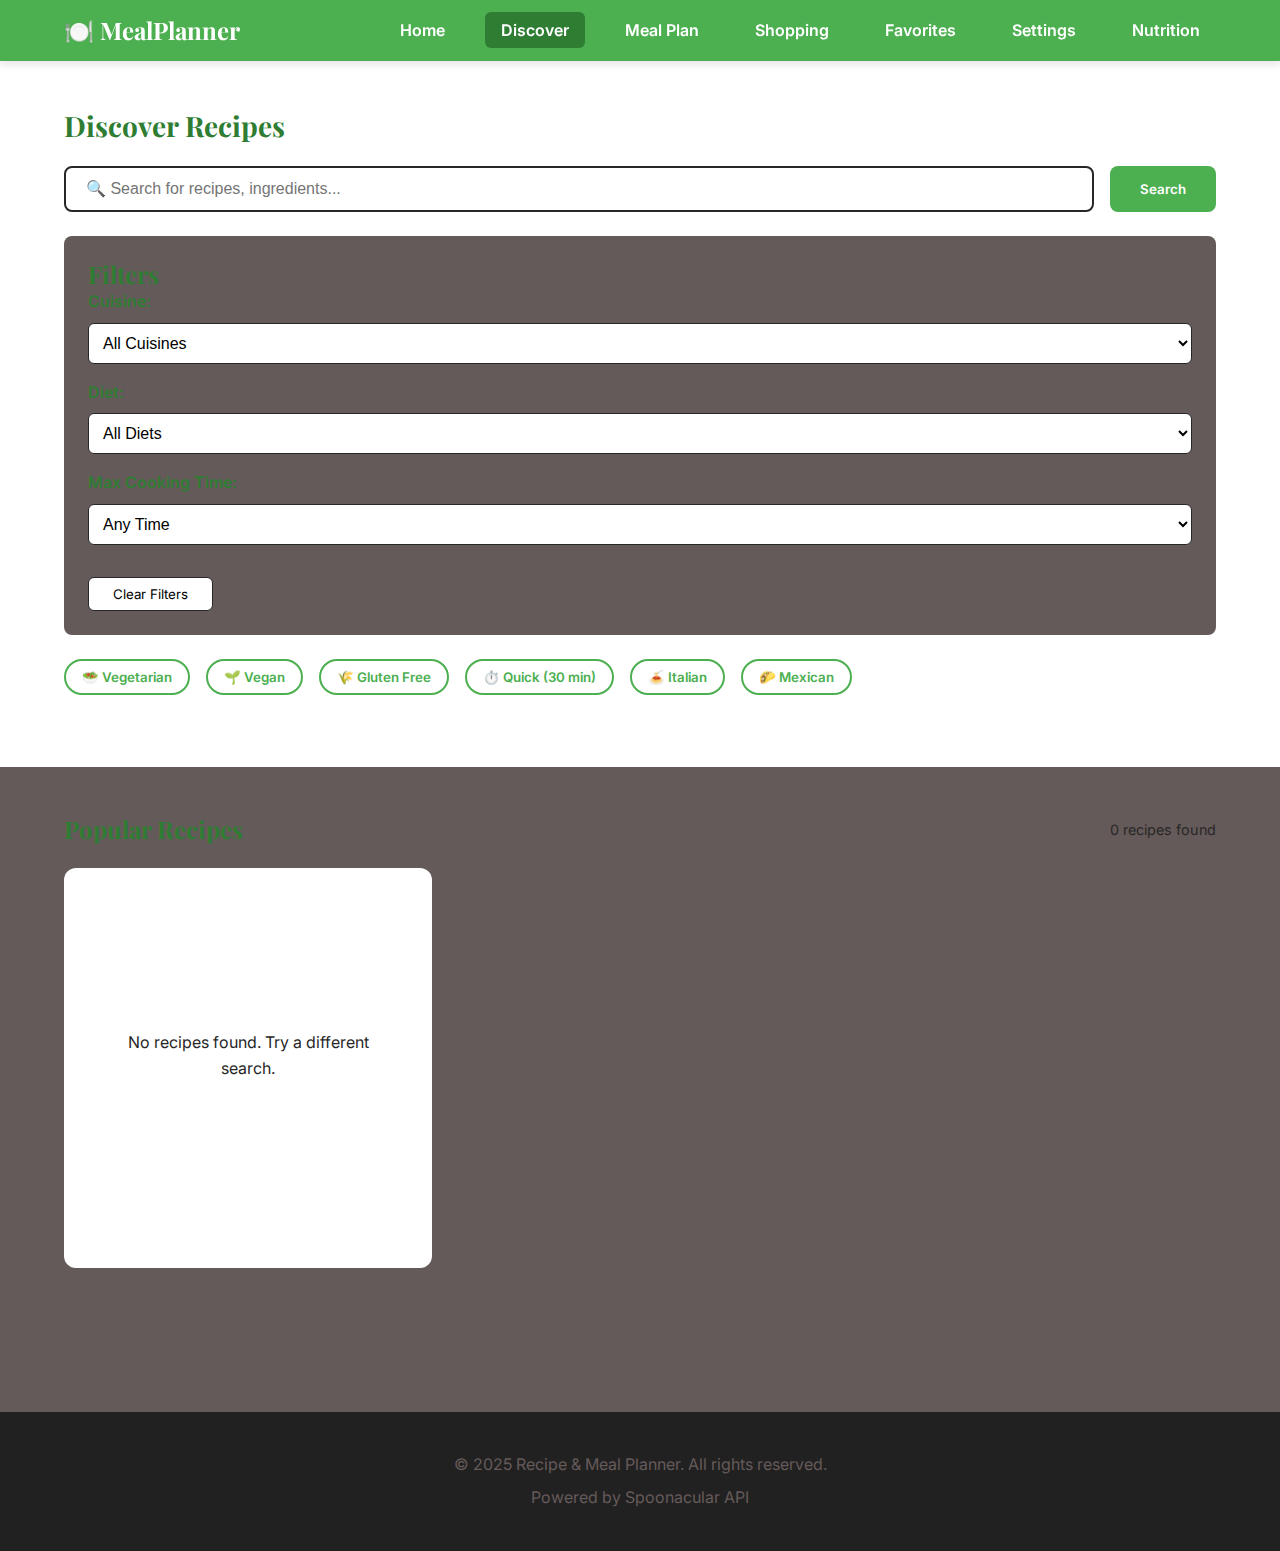
<file: search.html>
<!DOCTYPE html>
<html lang="en">
<head>
    <meta charset="UTF-8">
    <meta name="viewport" content="width=device-width, initial-scale=1.0">
    <meta name="description" content="Search and discover delicious recipes">
    <title>Recipe Search - MealPlanner</title>
    
    <!-- CSS Links -->
    <link rel="stylesheet" href="css/styles.css">
    <link rel="stylesheet" href="css/responsive.css">
    <link rel="stylesheet" href="css/animations.css">
    
    <!-- Google Fonts -->
    <link rel="preconnect" href="https://fonts.googleapis.com">
    <link rel="preconnect" href="https://fonts.gstatic.com" crossorigin>
    <link href="https://fonts.googleapis.com/css2?family=Inter:wght@400;600;700&family=Playfair+Display:wght@400;700&display=swap" rel="stylesheet">
</head>
<body>
    <!-- Header & Navigation -->
    <header class="main-header">
        <nav class="navbar">
            <div class="nav-container">
                <div class="logo">
                    <h1>🍽️ MealPlanner</h1>
                </div>
                
                <button class="menu-toggle" id="menuToggle" aria-label="Toggle menu">
                    <span></span>
                    <span></span>
                    <span></span>
                </button>
                
                <ul class="nav-menu" id="navMenu">
                    <li><a href="index.html">Home</a></li>
                    <li><a href="search.html" class="active">Discover</a></li>
                    <li><a href="meal-planner.html">Meal Plan</a></li>
                    <li><a href="shopping-list.html">Shopping</a></li>
                    <li><a href="favorites.html">Favorites</a></li>
                    <li><a href="preferences.html">Settings</a></li>
                    <li><a href="nutrition.html">Nutrition</a></li>
                </ul>
            </div>
        </nav>
    </header>

    <!-- Main Content -->
    <main class="main-content">
        <!-- Search Section -->
        <section class="search-section">
            <div class="container">
                <h2>Discover Recipes</h2>
                
                <!-- Search Bar -->
                <div class="search-bar-container">
                    <input 
                        type="text" 
                        id="searchInput" 
                        class="search-input" 
                        placeholder="🔍 Search for recipes, ingredients..."
                        aria-label="Search recipes"
                    >
                    <button id="searchBtn" class="search-btn">Search</button>
                </div>

                <!-- Filter Section -->
                <div class="filters-container">
                    <h3>Filters</h3>
                    
                    <div class="filter-group">
                        <label for="cuisineFilter">Cuisine:</label>
                        <select id="cuisineFilter" class="filter-select">
                            <option value="">All Cuisines</option>
                            <option value="african">African</option>
                            <option value="american">American</option>
                            <option value="british">British</option>
                            <option value="cajun">Cajun</option>
                            <option value="caribbean">Caribbean</option>
                            <option value="chinese">Chinese</option>
                            <option value="french">French</option>
                            <option value="german">German</option>
                            <option value="greek">Greek</option>
                            <option value="indian">Indian</option>
                            <option value="italian">Italian</option>
                            <option value="japanese">Japanese</option>
                            <option value="korean">Korean</option>
                            <option value="latin american">Latin American</option>
                            <option value="mediterranean">Mediterranean</option>
                            <option value="mexican">Mexican</option>
                            <option value="middle eastern">Middle Eastern</option>
                            <option value="thai">Thai</option>
                            <option value="vietnamese">Vietnamese</option>
                        </select>
                    </div>

                    <div class="filter-group">
                        <label for="dietFilter">Diet:</label>
                        <select id="dietFilter" class="filter-select">
                            <option value="">All Diets</option>
                            <option value="vegetarian">Vegetarian</option>
                            <option value="vegan">Vegan</option>
                            <option value="gluten free">Gluten Free</option>
                            <option value="ketogenic">Keto</option>
                            <option value="paleo">Paleo</option>
                            <option value="primal">Primal</option>
                            <option value="whole30">Whole30</option>
                        </select>
                    </div>

                    <div class="filter-group">
                        <label for="maxTimeFilter">Max Cooking Time:</label>
                        <select id="maxTimeFilter" class="filter-select">
                            <option value="">Any Time</option>
                            <option value="15">15 minutes</option>
                            <option value="30">30 minutes</option>
                            <option value="45">45 minutes</option>
                            <option value="60">1 hour</option>
                            <option value="120">2 hours</option>
                        </select>
                    </div>

                    <button id="clearFilters" class="clear-btn">Clear Filters</button>
                </div>

                <!-- Quick Filter Pills -->
                <div class="quick-filters">
                    <button class="filter-pill" data-diet="vegetarian">🥗 Vegetarian</button>
                    <button class="filter-pill" data-diet="vegan">🌱 Vegan</button>
                    <button class="filter-pill" data-diet="gluten free">🌾 Gluten Free</button>
                    <button class="filter-pill" data-time="30">⏱️ Quick (30 min)</button>
                    <button class="filter-pill" data-cuisine="italian">🍝 Italian</button>
                    <button class="filter-pill" data-cuisine="mexican">🌮 Mexican</button>
                </div>
            </div>
        </section>

        <!-- Results Section -->
        <section class="results-section">
            <div class="container">
                <div class="results-header">
                    <h3 id="resultsTitle">Popular Recipes</h3>
                    <span id="resultsCount"></span>
                </div>

                <!-- Recipe Results Grid -->
                <div class="recipes-grid" id="searchResults">
                    <!-- Recipe cards will be loaded here via JavaScript -->
                    <div class="loading-message">Search for recipes to get started...</div>
                </div>

                <!-- Load More Button -->
                <div class="load-more-container" id="loadMoreContainer" style="display: none;">
                    <button id="loadMoreBtn" class="load-more-btn">Load More Recipes</button>
                </div>
            </div>
        </section>
    </main>

    <!-- Footer -->
    <footer class="main-footer">
        <div class="container">
            <p>&copy; 2025 Recipe & Meal Planner. All rights reserved.</p>
            <p>Powered by Spoonacular API</p>
        </div>
    </footer>

    <!-- JavaScript Files -->
    <script src="js/config.js"></script>
    <script src="js/utils.js"></script>
    <script src="js/storage.js"></script>
    <script src="js/api.js"></script>
    <script src="js/recipe.js"></script>
    <script src="js/main.js"></script>
</body>
</html>
</file>
<file: css/responsive.css>
/* ========================================
   RESPONSIVE STYLES - MOBILE FIRST
======================================== */

/* Tablet and Below (768px) */
@media screen and (max-width: 768px) {
    
    /* Navigation */
    .menu-toggle {
        display: flex;
    }
    
    .nav-menu {
        position: fixed;
        left: -100%;
        top: 70px;
        flex-direction: column;
        background-color: var(--primary-green);
        width: 100%;
        padding: var(--spacing-md);
        transition: left 0.3s ease;
        box-shadow: var(--shadow-lg);
        z-index: 999;
    }
    
    .nav-menu.active {
        left: 0;
    }
    
    .nav-menu li {
        width: 100%;
    }
    
    .nav-menu li a {
        display: block;
        padding: var(--spacing-md);
        text-align: center;
    }
    
    /* Typography */
    h1 { font-size: 1.75rem; }
    h2 { font-size: 1.5rem; }
    h3 { font-size: 1.25rem; }
    
    /* Grids */
    .meals-grid {
        grid-template-columns: 1fr;
    }
    
    .recipes-grid {
        grid-template-columns: 1fr;
    }
    
    .actions-grid {
        grid-template-columns: 1fr;
    }
    
    .macros-grid {
        grid-template-columns: 1fr;
    }
    
    /* Recipe Detail Page */
    .recipe-hero-content {
        grid-template-columns: 1fr;
    }
    
    .recipe-hero-image {
        height: 250px;
    }
    
    .recipe-layout {
        grid-template-columns: 1fr;
    }
    
    .recipe-sidebar {
        position: static;
    }
    
    /* Meal Planner */
    .calendar-grid {
        grid-template-columns: 1fr;
        gap: var(--spacing-md);
    }
    
    .planner-actions {
        flex-direction: column;
    }
    
    .planner-actions .btn,
    .planner-actions a {
        width: 100%;
    }
    
    /* Shopping List */
    .add-item-form {
        flex-direction: column;
    }
    
    .custom-item-input,
    .category-select {
        width: 100%;
    }
    
    .shopping-actions {
        flex-direction: column;
    }
    
    .shopping-actions .btn {
        width: 100%;
    }
    
    /* Search Filters */
    .search-bar-container {
        flex-direction: column;
    }
    
    .search-input,
    .search-btn {
        width: 100%;
    }
    
    .filter-group {
        margin-bottom: var(--spacing-md);
    }
    
    /* Spacing Adjustments */
    .container {
        padding: 0 var(--spacing-sm);
    }
    
    section {
        padding: var(--spacing-md) 0;
    }
    
    .welcome-section,
    .todays-meals,
    .nutrition-summary,
    .recommended-recipes,
    .quick-actions,
    .search-section,
    .results-section,
    .recipe-hero,
    .recipe-content,
    .planner-header,
    .weekly-calendar,
    .shopping-header,
    .shopping-content {
        padding: var(--spacing-md) 0;
    }
}

/* Mobile Only (480px and below) */
@media screen and (max-width: 480px) {
    
    /* Logo */
    .logo h1 {
        font-size: 1.2rem;
    }
    
    /* Typography */
    h1 { font-size: 1.5rem; }
    h2 { font-size: 1.3rem; }
    h3 { font-size: 1.1rem; }
    
    /* Buttons */
    .btn {
        padding: 10px 20px;
        font-size: 0.9rem;
    }
    
    /* Recipe Cards */
    .recipe-card-image {
        height: 150px;
    }
    
    /* Meal Cards */
    .meal-card {
        padding: var(--spacing-sm);
    }
    
    /* Action Cards */
    .action-icon {
        font-size: 2.5rem;
    }
    
    .action-card {
        padding: var(--spacing-md);
    }
    
    /* Quick Filters */
    .quick-filters {
        gap: var(--spacing-xs);
    }
    
    .filter-pill {
        font-size: 0.85rem;
        padding: 6px 12px;
    }
    
    /* Nutrition Grid */
    .nutrition-grid {
        grid-template-columns: 1fr;
    }
    
    /* Recipe Meta */
    .recipe-meta {
        flex-direction: column;
        gap: var(--spacing-xs);
    }
    
    /* Recipe Actions */
    .recipe-actions {
        flex-direction: column;
    }
    
    .recipe-actions .btn {
        width: 100%;
    }
    
    /* Week Navigator */
    .week-navigator h3 {
        font-size: 1rem;
    }
    
    /* Summary Stats */
    .summary-stats {
        grid-template-columns: 1fr;
    }
    
    /* Instructions List */
    .instructions-list li::before {
        width: 25px;
        height: 25px;
        font-size: 0.9rem;
    }
}

/* Large Tablet (between 768px and 1024px) */
@media screen and (min-width: 769px) and (max-width: 1024px) {
    
    .recipes-grid {
        grid-template-columns: repeat(2, 1fr);
    }
    
    .meals-grid {
        grid-template-columns: repeat(2, 1fr);
    }
    
    .calendar-grid {
        grid-template-columns: repeat(3, 1fr);
    }
    
    .recipe-hero-content {
        grid-template-columns: 1fr;
    }
    
    .recipe-layout {
        grid-template-columns: 1fr;
    }
}

/* Desktop (1024px and above) */
@media screen and (min-width: 1024px) {
    
    /* Hover Effects Enhanced */
    .recipe-card:hover {
        transform: translateY(-10px);
    }
    
    .meal-card:hover {
        transform: translateY(-8px);
    }
    
    /* Calendar Grid */
    .calendar-grid {
        grid-template-columns: repeat(7, 1fr);
    }
}

/* Extra Large Screens (1440px and above) */
@media screen and (min-width: 1440px) {
    
    .container {
        max-width: 1400px;
    }
    
    .recipes-grid {
        grid-template-columns: repeat(4, 1fr);
    }
}

/* Print Styles for Shopping List */
@media print {
    
    .main-header,
    .main-footer,
    .shopping-actions,
    .add-item-section,
    .btn {
        display: none;
    }
    
    body {
        background: white;
    }
    
    .category-section {
        page-break-inside: avoid;
        box-shadow: none;
        border: 1px solid #ddd;
        margin-bottom: 20px;
    }
    
    .shopping-items li {
        padding: 10px;
        border-bottom: 1px solid #ccc;
    }
    
    .shopping-items li::before {
        content: '☐ ';
        margin-right: 10px;
        font-size: 1.2rem;
    }
    
    .category-header {
        background-color: #f5f5f5;
        padding: 10px;
    }
}

/* Accessibility - Reduced Motion */
@media (prefers-reduced-motion: reduce) {
    *,
    *::before,
    *::after {
        animation-duration: 0.01ms !important;
        animation-iteration-count: 1 !important;
        transition-duration: 0.01ms !important;
    }
}
/* ========================================
   ENHANCED PRINT STYLES FOR SHOPPING LIST
======================================== */

@media print {
    /* Hide everything except shopping list */
    .main-header,
    .main-footer,
    .shopping-actions,
    .add-item-section,
    .shopping-summary,
    .btn,
    button {
        display: none !important;
    }
    
    body {
        background: white;
        font-size: 12pt;
    }
    
    .shopping-header h2 {
        color: #000;
        font-size: 24pt;
        margin-bottom: 10pt;
    }
    
    .shopping-subtitle {
        color: #666;
        margin-bottom: 20pt;
    }
    
    .category-section {
        page-break-inside: avoid;
        margin-bottom: 20pt;
        border: 1px solid #ddd;
        padding: 10pt;
    }
    
    .category-header {
        background-color: #f5f5f5;
        padding: 8pt;
        border-bottom: 2px solid #333;
        margin-bottom: 10pt;
    }
    
    .category-header h3 {
        color: #000;
        font-size: 14pt;
    }
    
    .shopping-items li {
        padding: 8pt 0;
        border-bottom: 1px solid #eee;
        display: flex;
        align-items: center;
    }
    
    .shopping-items li::before {
        content: '☐ ';
        margin-right: 8pt;
        font-size: 14pt;
        font-weight: bold;
    }
    
    .shopping-items li.checked {
        text-decoration: none;
        color: #999;
    }
    
    .shopping-items li.checked::before {
        content: '☑ ';
    }
    
    /* Remove checkboxes and delete buttons */
    input[type="checkbox"],
    .delete-item-btn {
        display: none !important;
    }
    
    /* Print footer */
    .shopping-content::after {
        content: "Generated by Recipe & Meal Planner";
        display: block;
        text-align: center;
        margin-top: 30pt;
        color: #999;
        font-size: 10pt;
    }
}
</file>
<file: css/animations.css>
/* ========================================
   CSS ANIMATIONS
======================================== */

/* Fade In Animation */
@keyframes fadeIn {
    from {
        opacity: 0;
    }
    to {
        opacity: 1;
    }
}

.fade-in {
    animation: fadeIn 0.5s ease-in;
}

/* Slide In From Bottom */
@keyframes slideInUp {
    from {
        transform: translateY(30px);
        opacity: 0;
    }
    to {
        transform: translateY(0);
        opacity: 1;
    }
}

.slide-in-up {
    animation: slideInUp 0.6s ease-out;
}

/* Slide In From Left */
@keyframes slideInLeft {
    from {
        transform: translateX(-50px);
        opacity: 0;
    }
    to {
        transform: translateX(0);
        opacity: 1;
    }
}

.slide-in-left {
    animation: slideInLeft 0.5s ease-out;
}

/* Slide In From Right */
@keyframes slideInRight {
    from {
        transform: translateX(50px);
        opacity: 0;
    }
    to {
        transform: translateX(0);
        opacity: 1;
    }
}

.slide-in-right {
    animation: slideInRight 0.5s ease-out;
}

/* Scale In Animation */
@keyframes scaleIn {
    from {
        transform: scale(0.8);
        opacity: 0;
    }
    to {
        transform: scale(1);
        opacity: 1;
    }
}

.scale-in {
    animation: scaleIn 0.4s ease-out;
}

/* Bounce Animation */
@keyframes bounce {
    0%, 100% {
        transform: translateY(0);
    }
    50% {
        transform: translateY(-10px);
    }
}

.bounce {
    animation: bounce 0.6s ease-in-out;
}

/* Pulse Animation */
@keyframes pulse {
    0% {
        transform: scale(1);
    }
    50% {
        transform: scale(1.05);
    }
    100% {
        transform: scale(1);
    }
}

.pulse {
    animation: pulse 1s ease-in-out infinite;
}

/* Shake Animation (for errors) */
@keyframes shake {
    0%, 100% {
        transform: translateX(0);
    }
    10%, 30%, 50%, 70%, 90% {
        transform: translateX(-5px);
    }
    20%, 40%, 60%, 80% {
        transform: translateX(5px);
    }
}

.shake {
    animation: shake 0.5s ease-in-out;
}

/* Rotate Animation */
@keyframes rotate {
    from {
        transform: rotate(0deg);
    }
    to {
        transform: rotate(360deg);
    }
}

.rotate {
    animation: rotate 2s linear infinite;
}

/* Loading Spinner */
@keyframes spin {
    from {
        transform: rotate(0deg);
    }
    to {
        transform: rotate(360deg);
    }
}

.spinner {
    display: inline-block;
    width: 40px;
    height: 40px;
    border: 4px solid var(--light-gray);
    border-top-color: var(--primary-green);
    border-radius: 50%;
    animation: spin 1s linear infinite;
}

/* Progress Bar Fill Animation */
@keyframes progressFill {
    from {
        width: 0%;
    }
}

.progress-fill {
    animation: progressFill 1s ease-out;
}

/* Shimmer Loading Effect */
@keyframes shimmer {
    0% {
        background-position: -1000px 0;
    }
    100% {
        background-position: 1000px 0;
    }
}

.skeleton-loading {
    background: linear-gradient(
        90deg,
        var(--light-gray) 0%,
        #e0e0e0 50%,
        var(--light-gray) 100%
    );
    background-size: 1000px 100%;
    animation: shimmer 2s infinite;
}

/* Card Flip Animation */
@keyframes flipIn {
    from {
        transform: perspective(400px) rotateY(90deg);
        opacity: 0;
    }
    to {
        transform: perspective(400px) rotateY(0deg);
        opacity: 1;
    }
}

.flip-in {
    animation: flipIn 0.6s ease-out;
}

/* Notification Slide In */
@keyframes notificationSlide {
    from {
        transform: translateX(100%);
        opacity: 0;
    }
    to {
        transform: translateX(0);
        opacity: 1;
    }
}

.notification-slide {
    animation: notificationSlide 0.4s ease-out;
}

/* Hover Animations for Cards */
.recipe-card,
.meal-card,
.action-card {
    transition: transform 0.3s ease, box-shadow 0.3s ease;
}

.recipe-card:hover {
    animation: subtle-bounce 0.6s ease;
}

@keyframes subtle-bounce {
    0%, 100% {
        transform: translateY(0);
    }
    50% {
        transform: translateY(-8px);
    }
}

/* Button Click Animation */
.btn {
    position: relative;
    overflow: hidden;
}

.btn::after {
    content: '';
    position: absolute;
    top: 50%;
    left: 50%;
    width: 0;
    height: 0;
    border-radius: 50%;
    background: rgba(255, 255, 255, 0.5);
    transform: translate(-50%, -50%);
    transition: width 0.6s, height 0.6s;
}

.btn:active::after {
    width: 300px;
    height: 300px;
}

/* Heart Icon Animation (for favorites) */
@keyframes heartBeat {
    0%, 100% {
        transform: scale(1);
    }
    10%, 30% {
        transform: scale(0.9);
    }
    20%, 40% {
        transform: scale(1.1);
    }
}

.heart-animation {
    animation: heartBeat 1s ease-in-out;
}

/* Add to Cart Animation */
@keyframes addToCart {
    0% {
        transform: scale(1);
    }
    50% {
        transform: scale(1.3);
    }
    100% {
        transform: scale(1);
    }
}

.add-to-cart-animation {
    animation: addToCart 0.5s ease;
}

/* Success Checkmark Animation */
@keyframes checkmark {
    0% {
        stroke-dashoffset: 100;
    }
    100% {
        stroke-dashoffset: 0;
    }
}

.checkmark-animation {
    animation: checkmark 0.6s ease-out;
}

/* Loading Dots Animation */
@keyframes loadingDots {
    0%, 20% {
        opacity: 0.2;
        transform: scale(0.8);
    }
    50% {
        opacity: 1;
        transform: scale(1);
    }
    100% {
        opacity: 0.2;
        transform: scale(0.8);
    }
}

.loading-dots span {
    display: inline-block;
    width: 8px;
    height: 8px;
    margin: 0 2px;
    background-color: var(--primary-green);
    border-radius: 50%;
    animation: loadingDots 1.4s infinite;
}

.loading-dots span:nth-child(2) {
    animation-delay: 0.2s;
}

.loading-dots span:nth-child(3) {
    animation-delay: 0.4s;
}

/* Stagger Animation for Lists */
.stagger-item {
    opacity: 0;
    animation: fadeInStagger 0.5s ease-out forwards;
}

@keyframes fadeInStagger {
    to {
        opacity: 1;
        transform: translateY(0);
    }
}

.stagger-item:nth-child(1) { animation-delay: 0.1s; }
.stagger-item:nth-child(2) { animation-delay: 0.2s; }
.stagger-item:nth-child(3) { animation-delay: 0.3s; }
.stagger-item:nth-child(4) { animation-delay: 0.4s; }
.stagger-item:nth-child(5) { animation-delay: 0.5s; }
.stagger-item:nth-child(6) { animation-delay: 0.6s; }

/* Navigation Menu Animation */
.nav-menu.active li {
    animation: slideInFromTop 0.4s ease-out forwards;
    opacity: 0;
}

@keyframes slideInFromTop {
    from {
        opacity: 0;
        transform: translateY(-20px);
    }
    to {
        opacity: 1;
        transform: translateY(0);
    }
}

.nav-menu.active li:nth-child(1) { animation-delay: 0.1s; }
.nav-menu.active li:nth-child(2) { animation-delay: 0.15s; }
.nav-menu.active li:nth-child(3) { animation-delay: 0.2s; }
.nav-menu.active li:nth-child(4) { animation-delay: 0.25s; }
.nav-menu.active li:nth-child(5) { animation-delay: 0.3s; }

/* Glow Effect on Hover */
@keyframes glow {
    0%, 100% {
        box-shadow: 0 0 5px var(--primary-green);
    }
    50% {
        box-shadow: 0 0 20px var(--primary-green);
    }
}

.glow-on-hover:hover {
    animation: glow 1.5s ease-in-out infinite;
}

/* Page Load Animation */
.page-enter {
    animation: pageEnter 0.5s ease-out;
}

@keyframes pageEnter {
    from {
        opacity: 0;
        transform: translateY(20px);
    }
    to {
        opacity: 1;
        transform: translateY(0);
    }
}

/* Modal/Overlay Animation */
@keyframes modalFadeIn {
    from {
        opacity: 0;
        transform: scale(0.9);
    }
    to {
        opacity: 1;
        transform: scale(1);
    }
}

.modal-animation {
    animation: modalFadeIn 0.3s ease-out;
}

/* Success Toast Animation */
@keyframes toastSlideIn {
    from {
        transform: translateY(-100%);
        opacity: 0;
    }
    to {
        transform: translateY(0);
        opacity: 1;
    }
}

.toast-animation {
    animation: toastSlideIn 0.4s ease-out;
}

/* Floating Animation */
@keyframes floating {
    0%, 100% {
        transform: translateY(0px);
    }
    50% {
        transform: translateY(-15px);
    }
}

.floating {
    animation: floating 3s ease-in-out infinite;
}

/* Type Writer Effect (for text) */
@keyframes typing {
    from {
        width: 0;
    }
    to {
        width: 100%;
    }
}

.typewriter {
    overflow: hidden;
    border-right: 2px solid var(--primary-green);
    white-space: nowrap;
    animation: typing 3s steps(40, end), blink 0.75s step-end infinite;
}

@keyframes blink {
    50% {
        border-color: transparent;
    }
}

/* Delay Classes for Sequential Animations */
.delay-1 { animation-delay: 0.1s; }
.delay-2 { animation-delay: 0.2s; }
.delay-3 { animation-delay: 0.3s; }
.delay-4 { animation-delay: 0.4s; }
.delay-5 { animation-delay: 0.5s; }

/* Duration Classes */
.duration-fast { animation-duration: 0.3s; }
.duration-normal { animation-duration: 0.5s; }
.duration-slow { animation-duration: 1s; }
</file>
<file: css/styles.css>
/* ========================================
   CSS RESET & BASE STYLES
======================================== */

* {
    margin: 0;
    padding: 0;
    box-sizing: border-box;
}

:root {
    /* Colors */
    --primary-green: #4CAF50;
    --dark-green: #2E7D32;
    --light-green: #81C784;
    --accent-orange: #FF9800;
    --dark-orange: #FF6F00;
    
    /* Neutrals */
    --white: #FFFFFF;
    --light-gray: #655a5a;
    --medium-gray: #282727;
    --dark-gray: #212121;
    
    /* Semantic Colors */
    --success: #43A047;
    --warning: #FFA726;
    --error: #E53935;
    --info: #1E88E5;
    
    /* Typography */
    --font-primary: 'Inter', sans-serif;
    --font-heading: 'Playfair Display', serif;
    
    /* Spacing */
    --spacing-xs: 0.5rem;
    --spacing-sm: 1rem;
    --spacing-md: 1.5rem;
    --spacing-lg: 2rem;
    --spacing-xl: 3rem;
    
    /* Border Radius */
    --radius-sm: 6px;
    --radius-md: 8px;
    --radius-lg: 12px;
    
    /* Shadows */
    --shadow-sm: 0 2px 4px rgba(0, 0, 0, 0.1);
    --shadow-md: 0 4px 8px rgba(0, 0, 0, 0.1);
    --shadow-lg: 0 8px 16px rgba(0, 0, 0, 0.15);
}

body {
    font-family: var(--font-primary);
    background-color: var(--light-gray);
    color: var(--dark-gray);
    line-height: 1.6;
    min-height: 100vh;
}

h1, h2, h3, h4, h5, h6 {
    font-family: var(--font-heading);
    font-weight: 700;
    line-height: 1.2;
    color: var(--dark-green);
}

h1 { font-size: 2rem; }
h2 { font-size: 1.75rem; }
h3 { font-size: 1.5rem; }
h4 { font-size: 1.25rem; }

a {
    text-decoration: none;
    color: inherit;
}

img {
    max-width: 100%;
    height: auto;
    display: block;
}

button {
    cursor: pointer;
    border: none;
    background: none;
    font-family: inherit;
}

ul {
    list-style: none;
}

/* ========================================
   CONTAINER
======================================== */

.container {
    max-width: 1200px;
    margin: 0 auto;
    padding: 0 var(--spacing-md);
}

/* ========================================
   HEADER & NAVIGATION
======================================== */

.main-header {
    background-color: var(--primary-green);
    box-shadow: var(--shadow-md);
    position: sticky;
    top: 0;
    z-index: 1000;
}

.navbar {
    padding: 0;
}

.nav-container {
    display: flex;
    justify-content: space-between;
    align-items: center;
    padding: var(--spacing-sm) var(--spacing-md);
    max-width: 1200px;
    margin: 0 auto;
}

.logo h1 {
    color: var(--white);
    font-size: 1.5rem;
    font-family: var(--font-heading);
}

.nav-menu {
    display: flex;
    gap: var(--spacing-md);
    align-items: center;
}

.nav-menu li a {
    color: var(--white);
    font-weight: 600;
    padding: var(--spacing-xs) var(--spacing-sm);
    border-radius: var(--radius-sm);
    transition: background-color 0.3s ease;
}

.nav-menu li a:hover,
.nav-menu li a.active {
    background-color: var(--dark-green);
}

.menu-toggle {
    display: none;
    flex-direction: column;
    gap: 4px;
    padding: var(--spacing-xs);
}

.menu-toggle span {
    width: 25px;
    height: 3px;
    background-color: var(--white);
    border-radius: 2px;
    transition: all 0.3s ease;
}

/* ========================================
   MAIN CONTENT
======================================== */

.main-content {
    min-height: calc(100vh - 200px);
    padding-bottom: var(--spacing-xl);
}

/* ========================================
   BUTTONS
======================================== */

.btn {
    display: inline-block;
    padding: 12px 24px;
    border-radius: var(--radius-md);
    font-weight: 600;
    font-size: 1rem;
    transition: all 0.3s ease;
    cursor: pointer;
    border: 2px solid transparent;
}

.btn-primary {
    background-color: var(--primary-green);
    color: var(--white);
}

.btn-primary:hover {
    background-color: var(--dark-green);
    transform: translateY(-2px);
    box-shadow: var(--shadow-md);
}

.btn-secondary {
    background-color: var(--accent-orange);
    color: var(--white);
}

.btn-secondary:hover {
    background-color: var(--dark-orange);
    transform: translateY(-2px);
    box-shadow: var(--shadow-md);
}

.btn-outline {
    background-color: var(--white);
    color: var(--primary-green);
    border: 2px solid var(--primary-green);
}

.btn-outline:hover {
    background-color: var(--primary-green);
    color: var(--white);
}

/* ========================================
   HOMEPAGE STYLES
======================================== */

.welcome-section {
    background: linear-gradient(135deg, var(--primary-green), var(--dark-green));
    color: var(--white);
    padding: var(--spacing-xl) 0;
    text-align: center;
}

.welcome-section h2 {
    color: var(--white);
    margin-bottom: var(--spacing-sm);
}

.welcome-section p {
    font-size: 1.1rem;
    opacity: 0.9;
}

/* Today's Meals Section */
.todays-meals {
    padding: var(--spacing-xl) 0;
}

.meals-grid {
    display: grid;
    grid-template-columns: repeat(auto-fit, minmax(280px, 1fr));
    gap: var(--spacing-md);
    margin-top: var(--spacing-md);
}

.meal-card {
    background-color: var(--white);
    border-radius: var(--radius-lg);
    padding: var(--spacing-md);
    box-shadow: var(--shadow-md);
    transition: transform 0.3s ease, box-shadow 0.3s ease;
}

.meal-card:hover {
    transform: translateY(-5px);
    box-shadow: var(--shadow-lg);
}

.meal-header {
    display: flex;
    align-items: center;
    gap: var(--spacing-sm);
    margin-bottom: var(--spacing-sm);
}

.meal-icon {
    font-size: 1.5rem;
}

.meal-header h4 {
    color: var(--dark-green);
}

.meal-content {
    min-height: 80px;
    display: flex;
    align-items: center;
    justify-content: center;
}

.empty-meal {
    color: var(--medium-gray);
    font-style: italic;
    cursor: pointer;
    transition: color 0.3s ease;
}

.empty-meal:hover {
    color: var(--primary-green);
}

/* Nutrition Summary */
.nutrition-summary {
    background-color: var(--white);
    padding: var(--spacing-xl) 0;
}

.nutrition-stats {
    margin-top: var(--spacing-md);
}

.stat-card {
    background-color: var(--light-gray);
    border-radius: var(--radius-md);
    padding: var(--spacing-md);
    margin-bottom: var(--spacing-md);
}

.stat-header {
    display: flex;
    justify-content: space-between;
    align-items: center;
    margin-bottom: var(--spacing-sm);
}

.stat-label {
    font-weight: 600;
    color: var(--dark-gray);
}

.stat-value {
    font-weight: 700;
    color: var(--primary-green);
    font-size: 1.1rem;
}

.progress-bar {
    height: 10px;
    background-color: var(--medium-gray);
    border-radius: 5px;
    overflow: hidden;
}

.progress-fill {
    height: 100%;
    background-color: var(--primary-green);
    border-radius: 5px;
    transition: width 0.5s ease;
}

.macros-grid {
    display: grid;
    grid-template-columns: repeat(3, 1fr);
    gap: var(--spacing-md);
    margin-top: var(--spacing-md);
}

.macro-item {
    display: flex;
    flex-direction: column;
    align-items: center;
    padding: var(--spacing-sm);
    background-color: var(--white);
    border-radius: var(--radius-sm);
}

.macro-label {
    font-size: 0.9rem;
    color: var(--medium-gray);
    margin-bottom: var(--spacing-xs);
}

.macro-value {
    font-weight: 700;
    font-size: 1.2rem;
    color: var(--dark-green);
}

/* Recommended Recipes */
.recommended-recipes {
    padding: var(--spacing-xl) 0;
}

.section-header {
    display: flex;
    justify-content: space-between;
    align-items: center;
    margin-bottom: var(--spacing-md);
}

.view-all-link {
    color: var(--primary-green);
    font-weight: 600;
    transition: color 0.3s ease;
}

.view-all-link:hover {
    color: var(--dark-green);
}

.recipes-grid {
    display: grid;
    grid-template-columns: repeat(auto-fill, minmax(280px, 1fr));
    gap: var(--spacing-md);
}

.recipe-card {
    background-color: var(--white);
    border-radius: var(--radius-lg);
    overflow: hidden;
    box-shadow: var(--shadow-md);
    transition: transform 0.3s ease, box-shadow 0.3s ease;
    cursor: pointer;
}

.recipe-card:hover {
    transform: translateY(-8px);
    box-shadow: var(--shadow-lg);
}

.recipe-card-image {
    width: 100%;
    height: 200px;
    object-fit: cover;
    background-color: var(--light-gray);
}

.recipe-card-content {
    padding: var(--spacing-md);
}

.recipe-card-title {
    font-size: 1.1rem;
    margin-bottom: var(--spacing-xs);
    color: var(--dark-green);
}

.recipe-card-meta {
    display: flex;
    justify-content: space-between;
    font-size: 0.9rem;
    color: var(--medium-gray);
    margin-bottom: var(--spacing-sm);
}

.recipe-card-actions {
    display: flex;
    gap: var(--spacing-sm);
    margin-top: var(--spacing-sm);
}

.icon-btn {
    padding: var(--spacing-xs) var(--spacing-sm);
    border-radius: var(--radius-sm);
    background-color: var(--light-gray);
    transition: all 0.3s ease;
}

.icon-btn:hover {
    background-color: var(--primary-green);
    color: var(--white);
}

/* Quick Actions */
.quick-actions {
    padding: var(--spacing-xl) 0;
    background-color: var(--white);
}

.actions-grid {
    display: grid;
    grid-template-columns: repeat(auto-fit, minmax(240px, 1fr));
    gap: var(--spacing-md);
    margin-top: var(--spacing-md);
}

.action-card {
    background-color: var(--light-gray);
    border-radius: var(--radius-lg);
    padding: var(--spacing-lg);
    text-align: center;
    transition: all 0.3s ease;
    border: 2px solid transparent;
}

.action-card:hover {
    background-color: var(--white);
    border-color: var(--primary-green);
    transform: translateY(-5px);
    box-shadow: var(--shadow-lg);
}

.action-icon {
    font-size: 3rem;
    display: block;
    margin-bottom: var(--spacing-sm);
}

.action-card h4 {
    margin-bottom: var(--spacing-xs);
}

.action-card p {
    color: var(--medium-gray);
    font-size: 0.9rem;
}

.surprise-btn {
    cursor: pointer;
    width: 100%;
}

/* Loading & Empty States */
.loading-message {
    text-align: center;
    padding: var(--spacing-xl);
    color: var(--medium-gray);
    font-style: italic;
}

/* ========================================
   SEARCH PAGE STYLES
======================================== */

.search-section {
    padding: var(--spacing-xl) 0;
    background-color: var(--white);
}

.search-bar-container {
    display: flex;
    gap: var(--spacing-sm);
    margin: var(--spacing-md) 0;
}

.search-input {
    flex: 1;
    padding: 12px 20px;
    border: 2px solid var(--medium-gray);
    border-radius: var(--radius-md);
    font-size: 1rem;
    transition: border-color 0.3s ease;
}

.search-input:focus {
    outline: none;
    border-color: var(--primary-green);
}

.search-btn {
    padding: 12px 30px;
    background-color: var(--primary-green);
    color: var(--white);
    border-radius: var(--radius-md);
    font-weight: 600;
    transition: all 0.3s ease;
}

.search-btn:hover {
    background-color: var(--dark-green);
}

/* Filters */
.filters-container {
    background-color: var(--light-gray);
    padding: var(--spacing-md);
    border-radius: var(--radius-md);
    margin: var(--spacing-md) 0;
}

.filter-group {
    margin-bottom: var(--spacing-sm);
}

.filter-group label {
    display: block;
    font-weight: 600;
    margin-bottom: var(--spacing-xs);
    color: var(--dark-green);
}

.filter-select {
    width: 100%;
    padding: 10px;
    border: 1px solid var(--medium-gray);
    border-radius: var(--radius-sm);
    font-size: 1rem;
    background-color: var(--white);
}

.clear-btn {
    margin-top: var(--spacing-sm);
    padding: var(--spacing-xs) var(--spacing-md);
    background-color: var(--white);
    border: 1px solid var(--medium-gray);
    border-radius: var(--radius-sm);
    transition: all 0.3s ease;
}

.clear-btn:hover {
    background-color: var(--light-gray);
}

/* Quick Filter Pills */
.quick-filters {
    display: flex;
    flex-wrap: wrap;
    gap: var(--spacing-sm);
    margin: var(--spacing-md) 0;
}

.filter-pill {
    padding: var(--spacing-xs) var(--spacing-sm);
    background-color: var(--white);
    border: 2px solid var(--primary-green);
    border-radius: 20px;
    color: var(--primary-green);
    font-weight: 600;
    transition: all 0.3s ease;
}

.filter-pill:hover,
.filter-pill.active {
    background-color: var(--primary-green);
    color: var(--white);
}

/* Results Section */
.results-section {
    padding: var(--spacing-xl) 0;
}

.results-header {
    display: flex;
    justify-content: space-between;
    align-items: center;
    margin-bottom: var(--spacing-md);
}

#resultsCount {
    color: var(--medium-gray);
    font-size: 0.9rem;
}

.load-more-container {
    text-align: center;
    margin-top: var(--spacing-lg);
}

.load-more-btn {
    padding: 12px 40px;
    background-color: var(--white);
    color: var(--primary-green);
    border: 2px solid var(--primary-green);
    border-radius: var(--radius-md);
    font-weight: 600;
    transition: all 0.3s ease;
}

.load-more-btn:hover {
    background-color: var(--primary-green);
    color: var(--white);
}

/* ========================================
   RECIPE DETAIL PAGE STYLES
======================================== */

.back-section {
    padding: var(--spacing-md) 0;
}

.back-btn {
    display: inline-flex;
    align-items: center;
    gap: var(--spacing-xs);
    color: var(--primary-green);
    font-weight: 600;
    transition: color 0.3s ease;
}

.back-btn:hover {
    color: var(--dark-green);
}

.recipe-hero {
    background-color: var(--white);
    padding: var(--spacing-xl) 0;
}

.recipe-hero-content {
    display: grid;
    grid-template-columns: 1fr 1fr;
    gap: var(--spacing-lg);
    align-items: start;
}

.recipe-hero-image {
    width: 100%;
    height: 400px;
    object-fit: cover;
    border-radius: var(--radius-lg);
}

.recipe-title {
    color: var(--dark-green);
    margin-bottom: var(--spacing-md);
}

.recipe-meta {
    display: flex;
    gap: var(--spacing-md);
    margin-bottom: var(--spacing-md);
}

.meta-item {
    display: flex;
    align-items: center;
    gap: var(--spacing-xs);
    color: var(--medium-gray);
}

.meta-icon {
    font-size: 1.2rem;
}

.recipe-actions {
    display: flex;
    gap: var(--spacing-sm);
    margin-top: var(--spacing-md);
}

.recipe-content {
    padding: var(--spacing-xl) 0;
}

.recipe-layout {
    display: grid;
    grid-template-columns: 350px 1fr;
    gap: var(--spacing-lg);
}

.recipe-sidebar {
    position: sticky;
    top: 100px;
}

.ingredients-card,
.nutrition-card {
    background-color: var(--white);
    padding: var(--spacing-md);
    border-radius: var(--radius-lg);
    box-shadow: var(--shadow-md);
    margin-bottom: var(--spacing-md);
}

.ingredients-list {
    margin: var(--spacing-md) 0;
}

.ingredients-list li {
    padding: var(--spacing-sm);
    border-bottom: 1px solid var(--light-gray);
}

.nutrition-grid {
    display: grid;
    grid-template-columns: repeat(2, 1fr);
    gap: var(--spacing-sm);
    margin-top: var(--spacing-sm);
}

.nutrition-item {
    display: flex;
    flex-direction: column;
    padding: var(--spacing-sm);
    background-color: var(--light-gray);
    border-radius: var(--radius-sm);
    text-align: center;
}

.nutrition-label {
    font-size: 0.9rem;
    color: var(--medium-gray);
}

.nutrition-value {
    font-weight: 700;
    font-size: 1.2rem;
    color: var(--dark-green);
}

.diet-labels {
    display: flex;
    flex-wrap: wrap;
    gap: var(--spacing-xs);
}

.diet-badge {
    padding: var(--spacing-xs) var(--spacing-sm);
    background-color: var(--light-green);
    color: var(--white);
    border-radius: 20px;
    font-size: 0.85rem;
    font-weight: 600;
}

.recipe-summary,
.recipe-instructions {
    background-color: var(--white);
    padding: var(--spacing-md);
    border-radius: var(--radius-lg);
    box-shadow: var(--shadow-md);
    margin-bottom: var(--spacing-md);
}

.instructions-list {
    margin-top: var(--spacing-md);
    counter-reset: step;
}

.instructions-list li {
    padding: var(--spacing-md);
    margin-bottom: var(--spacing-sm);
    background-color: var(--light-gray);
    border-radius: var(--radius-sm);
    counter-increment: step;
}

.instructions-list li::before {
    content: counter(step);
    display: inline-flex;
    align-items: center;
    justify-content: center;
    width: 30px;
    height: 30px;
    background-color: var(--primary-green);
    color: var(--white);
    border-radius: 50%;
    font-weight: 700;
    margin-right: var(--spacing-sm);
}

.similar-recipes {
    padding: var(--spacing-xl) 0;
    background-color: var(--light-gray);
}

/* ========================================
   MEAL PLANNER STYLES
======================================== */

.planner-header {
    padding: var(--spacing-xl) 0;
    background-color: var(--white);
    text-align: center;
}

.week-navigator {
    display: flex;
    justify-content: center;
    align-items: center;
    gap: var(--spacing-md);
    margin: var(--spacing-md) 0;
}

.week-nav-btn {
    width: 40px;
    height: 40px;
    border-radius: 50%;
    background-color: var(--primary-green);
    color: var(--white);
    font-size: 1.2rem;
    transition: all 0.3s ease;
}

.week-nav-btn:hover {
    background-color: var(--dark-green);
    transform: scale(1.1);
}

.planner-actions {
    display: flex;
    justify-content: center;
    gap: var(--spacing-sm);
    margin-top: var(--spacing-md);
    flex-wrap: wrap;
}

.weekly-calendar {
    padding: var(--spacing-xl) 0;
}

.calendar-grid {
    display: grid;
    grid-template-columns: repeat(7, 1fr);
    gap: var(--spacing-sm);
}

.day-column {
    background-color: var(--white);
    border-radius: var(--radius-md);
    padding: var(--spacing-sm);
    box-shadow: var(--shadow-sm);
}

.day-header {
    text-align: center;
    padding-bottom: var(--spacing-sm);
    border-bottom: 2px solid var(--light-gray);
    margin-bottom: var(--spacing-sm);
}

.day-header h4 {
    font-size: 1rem;
    color: var(--dark-green);
}

.day-date {
    font-size: 0.85rem;
    color: var(--medium-gray);
}

.meal-slot {
    margin-bottom: var(--spacing-sm);
    border: 1px solid var(--light-gray);
    border-radius: var(--radius-sm);
    overflow: hidden;
}

.meal-slot-header {
    background-color: var(--light-gray);
    padding: var(--spacing-xs);
    font-size: 0.85rem;
    font-weight: 600;
    color: var(--dark-green);
}

.meal-slot-content {
    padding: var(--spacing-sm);
    min-height: 60px;
    display: flex;
    align-items: center;
    justify-content: center;
}

.add-meal-btn {
    color: var(--medium-gray);
    font-size: 0.9rem;
    transition: color 0.3s ease;
    cursor: pointer;
}

.add-meal-btn:hover {
    color: var(--primary-green);
}

.weekly-summary {
    padding: var(--spacing-xl) 0;
    background-color: var(--white);
}

.summary-stats {
    display: grid;
    grid-template-columns: repeat(auto-fit, minmax(200px, 1fr));
    gap: var(--spacing-md);
    margin-top: var(--spacing-md);
}

.summary-card {
    background-color: var(--light-gray);
    padding: var(--spacing-md);
    border-radius: var(--radius-md);
    text-align: center;
}

.summary-label {
    display: block;
    color: var(--medium-gray);
    font-size: 0.9rem;
    margin-bottom: var(--spacing-xs);
}

.summary-value {
    display: block;
    font-size: 1.5rem;
    font-weight: 700;
    color: var(--dark-green);
}

/* ========================================
   SHOPPING LIST STYLES
======================================== */

.shopping-header {
    padding: var(--spacing-xl) 0;
    background-color: var(--white);
    text-align: center;
}

.shopping-subtitle {
    color: var(--medium-gray);
    margin-bottom: var(--spacing-md);
}

.shopping-actions {
    display: flex;
    justify-content: center;
    gap: var(--spacing-sm);
    flex-wrap: wrap;
}

.shopping-content {
    padding: var(--spacing-xl) 0;
}

.add-item-section {
    background-color: var(--white);
    padding: var(--spacing-md);
    border-radius: var(--radius-lg);
    box-shadow: var(--shadow-md);
    margin-bottom: var(--spacing-lg);
}

.add-item-form {
    display: flex;
    gap: var(--spacing-sm);
    margin-top: var(--spacing-sm);
}

.custom-item-input {
    flex: 2;
    padding: 10px 15px;
    border: 2px solid var(--medium-gray);
    border-radius: var(--radius-sm);
}

.category-select {
    flex: 1;
    padding: 10px;
    border: 2px solid var(--medium-gray);
    border-radius: var(--radius-sm);
}

.empty-state {
    text-align: center;
    padding: var(--spacing-xl);
    background-color: var(--white);
    border-radius: var(--radius-lg);
    color: var(--medium-gray);
}

.category-section {
    background-color: var(--white);
    border-radius: var(--radius-lg);
    padding: var(--spacing-md);
    margin-bottom: var(--spacing-md);
    box-shadow: var(--shadow-md);
}

.category-header {
    display: flex;
    justify-content: space-between;
    align-items: center;
    padding-bottom: var(--spacing-sm);
    border-bottom: 2px solid var(--light-gray);
    margin-bottom: var(--spacing-sm);
}

.item-count {
    color: var(--medium-gray);
    font-size: 0.9rem;
}

.shopping-items {
    list-style: none;
}

.shopping-items li {
    display: flex;
    align-items: center;
    gap: var(--spacing-sm);
    padding: var(--spacing-sm);
    border-bottom: 1px solid var(--light-gray);
    cursor: pointer;
    transition: background-color 0.3s ease;
}

.shopping-items li:hover {
    background-color: var(--light-gray);
}

.shopping-items li.checked {
    text-decoration: line-through;
    color: var(--medium-gray);
}

.shopping-summary {
    background-color: var(--white);
    padding: var(--spacing-md);
    border-radius: var(--radius-lg);
    box-shadow: var(--shadow-md);
    margin-top: var(--spacing-lg);
}

.shopping-summary .summary-stats {
    display: flex;
    justify-content: space-around;
    margin-top: var(--spacing-md);
}

.stat-item {
    text-align: center;
}

/* ========================================
   FOOTER
======================================== */

.main-footer {
    background-color: var(--dark-gray);
    color: var(--white);
    text-align: center;
    padding: var(--spacing-lg) 0;
    margin-top: var(--spacing-xl);
}

.main-footer p {
    margin: var(--spacing-xs) 0;
    color: var(--light-gray);
}

/* ========================================
   UTILITY CLASSES
======================================== */

.text-center {
    text-align: center;
}

.mt-1 { margin-top: var(--spacing-xs); }
.mt-2 { margin-top: var(--spacing-sm); }
.mt-3 { margin-top: var(--spacing-md); }
.mt-4 { margin-top: var(--spacing-lg); }

.mb-1 { margin-bottom: var(--spacing-xs); }
.mb-2 { margin-bottom: var(--spacing-sm); }
.mb-3 { margin-bottom: var(--spacing-md); }
.mb-4 { margin-bottom: var(--spacing-lg); }

.hidden {
    display: none;
}

.fade-in {
    animation: fadeIn 0.5s ease-in;
}

@keyframes fadeIn {
    from { opacity: 0; }
    to { opacity: 1; }
}

/* ========================================
   FAVORITES PAGE STYLES
======================================== */

.favorites-header {
    background: linear-gradient(135deg, var(--primary-green), var(--dark-green));
    color: var(--white);
    padding: var(--spacing-xl) 0;
    text-align: center;
}

.favorites-header h2 {
    color: var(--white);
    margin-bottom: var(--spacing-sm);
}

.favorites-subtitle {
    opacity: 0.9;
    margin-bottom: var(--spacing-lg);
}

.favorites-controls {
    display: flex;
    justify-content: space-between;
    align-items: center;
    margin: var(--spacing-lg) 0;
    gap: var(--spacing-md);
    flex-wrap: wrap;
}

.sort-options {
    display: flex;
    align-items: center;
    gap: var(--spacing-sm);
}

.sort-options label {
    color: var(--white);
    font-weight: 600;
}

.sort-select {
    padding: 8px 15px;
    border-radius: var(--radius-sm);
    border: none;
    background: var(--white);
    color: var(--dark-gray);
    font-size: 0.9rem;
}

.favorites-actions {
    display: flex;
    gap: var(--spacing-sm);
}

.favorites-stats {
    margin-top: var(--spacing-md);
}

.stat-badge {
    display: inline-flex;
    flex-direction: column;
    align-items: center;
    background: rgba(255, 255, 255, 0.2);
    padding: var(--spacing-md);
    border-radius: var(--radius-md);
    backdrop-filter: blur(10px);
}

.stat-number {
    font-size: 2.5rem;
    font-weight: 700;
    color: var(--white);
}

.stat-label {
    font-size: 0.9rem;
    color: var(--white);
    opacity: 0.9;
}

.favorites-content {
    padding: var(--spacing-xl) 0;
}

.empty-state {
    display: flex;
    flex-direction: column;
    align-items: center;
    justify-content: center;
    padding: var(--spacing-xl);
    text-align: center;
    min-height: 400px;
}

.empty-icon {
    font-size: 4rem;
    margin-bottom: var(--spacing-md);
}

.empty-state h3 {
    margin-bottom: var(--spacing-sm);
    color: var(--dark-green);
}

.empty-state p {
    color: var(--medium-gray);
    margin-bottom: var(--spacing-md);
    max-width: 500px;
}

.favorite-btn.active {
    background-color: var(--error);
    color: var(--white);
}

/* ========================================
   MODAL STYLES
======================================== */

.modal-overlay {
    position: fixed;
    top: 0;
    left: 0;
    right: 0;
    bottom: 0;
    background: rgba(0, 0, 0, 0.7);
    display: flex;
    align-items: center;
    justify-content: center;
    z-index: 9999;
    opacity: 0;
    transition: opacity 0.3s ease;
}

.modal-overlay.active {
    opacity: 1;
}

.modal-content {
    background: var(--white);
    border-radius: var(--radius-lg);
    max-width: 500px;
    width: 90%;
    max-height: 90vh;
    overflow-y: auto;
    box-shadow: var(--shadow-lg);
    transform: scale(0.9);
    transition: transform 0.3s ease;
}

.modal-overlay.active .modal-content {
    transform: scale(1);
}

.modal-header {
    padding: var(--spacing-md);
    border-bottom: 1px solid var(--light-gray);
    display: flex;
    justify-content: space-between;
    align-items: center;
}

.modal-header h3 {
    margin: 0;
    color: var(--dark-green);
}

.modal-close {
    background: none;
    border: none;
    font-size: 2rem;
    color: var(--medium-gray);
    cursor: pointer;
    line-height: 1;
    padding: 0;
    width: 30px;
    height: 30px;
    display: flex;
    align-items: center;
    justify-content: center;
    transition: color 0.3s ease;
}

.modal-close:hover {
    color: var(--error);
}

.modal-body {
    padding: var(--spacing-md);
}

.modal-footer {
    padding: var(--spacing-md);
    border-top: 1px solid var(--light-gray);
    display: flex;
    gap: var(--spacing-sm);
    justify-content: flex-end;
}

.form-group {
    margin-bottom: var(--spacing-md);
}

.form-group label {
    display: block;
    font-weight: 600;
    margin-bottom: var(--spacing-xs);
    color: var(--dark-green);
}

.form-select {
    width: 100%;
    padding: 10px 15px;
    border: 2px solid var(--medium-gray);
    border-radius: var(--radius-sm);
    font-size: 1rem;
    background: var(--white);
    transition: border-color 0.3s ease;
}

.form-select:focus {
    outline: none;
    border-color: var(--primary-green);
}

.meal-plan-modal .form-select {
    font-size: 1.1rem;
}

/* ========================================
   PREFERENCES PAGE STYLES
======================================== */

.preferences-header {
    background: linear-gradient(135deg, var(--primary-green), var(--dark-green));
    color: var(--white);
    padding: var(--spacing-xl) 0;
    text-align: center;
}

.preferences-header h2 {
    color: var(--white);
    margin-bottom: var(--spacing-sm);
}

.preferences-subtitle {
    opacity: 0.9;
}

.preferences-content {
    padding: var(--spacing-xl) 0;
}

.preferences-form {
    max-width: 900px;
    margin: 0 auto;
}

.preference-section {
    background: var(--white);
    border-radius: var(--radius-lg);
    padding: var(--spacing-lg);
    margin-bottom: var(--spacing-lg);
    box-shadow: var(--shadow-md);
}

.preference-section h3 {
    margin-bottom: var(--spacing-xs);
    color: var(--dark-green);
}

.section-description {
    color: var(--medium-gray);
    font-size: 0.9rem;
    margin-bottom: var(--spacing-md);
}

.checkbox-grid {
    display: grid;
    grid-template-columns: repeat(auto-fit, minmax(140px, 1fr));
    gap: var(--spacing-sm);
    margin-top: var(--spacing-md);
}

.checkbox-card {
    position: relative;
    cursor: pointer;
}

.checkbox-card input[type="checkbox"] {
    position: absolute;
    opacity: 0;
    width: 100%;
    height: 100%;
    cursor: pointer;
}

.checkbox-content {
    display: flex;
    flex-direction: column;
    align-items: center;
    justify-content: center;
    padding: var(--spacing-md);
    border: 2px solid var(--light-gray);
    border-radius: var(--radius-md);
    background: var(--white);
    transition: all 0.3s ease;
    min-height: 100px;
}

.checkbox-card input[type="checkbox"]:checked + .checkbox-content {
    border-color: var(--primary-green);
    background: var(--light-green);
    color: var(--white);
}

.checkbox-content:hover {
    border-color: var(--primary-green);
    transform: translateY(-2px);
    box-shadow: var(--shadow-sm);
}

.checkbox-icon {
    font-size: 2rem;
    margin-bottom: var(--spacing-xs);
}

.checkbox-label {
    font-weight: 600;
    font-size: 0.9rem;
    text-align: center;
}

.form-row {
    display: grid;
    grid-template-columns: repeat(auto-fit, minmax(200px, 1fr));
    gap: var(--spacing-md);
    margin-bottom: var(--spacing-md);
}

.form-group {
    display: flex;
    flex-direction: column;
}

.form-group label {
    font-weight: 600;
    margin-bottom: var(--spacing-xs);
    color: var(--dark-green);
}

.form-group input[type="number"],
.form-group input[type="text"] {
    padding: 10px 15px;
   border: 2px solid var(--medium-gray);
    border-radius: var(--radius-sm);
    font-size: 1rem;
    transition: border-color 0.3s ease;
}

.form-group input:focus {
    outline: none;
    border-color: var(--primary-green);
}

.input-helper {
    font-size: 0.85rem;
    color: var(--medium-gray);
    margin-top: var(--spacing-xs);
}

.form-select {
    width: 100%;
    padding: 10px 15px;
    border: 2px solid var(--medium-gray);
    border-radius: var(--radius-sm);
    font-size: 1rem;
    background: var(--white);
    transition: border-color 0.3s ease;
}

.form-select:focus {
    outline: none;
    border-color: var(--primary-green);
}

.form-actions {
    display: flex;
    gap: var(--spacing-sm);
    justify-content: center;
    margin-top: var(--spacing-lg);
    padding-top: var(--spacing-lg);
    border-top: 2px solid var(--light-gray);
}

/* Responsive adjustments */
@media screen and (max-width: 768px) {
    .checkbox-grid {
        grid-template-columns: repeat(2, 1fr);
    }
    
    .form-row {
        grid-template-columns: 1fr;
    }
    
    .form-actions {
        flex-direction: column;
    }
    
    .form-actions .btn {
        width: 100%;
    }
}
/* ========================================
   NUTRITION DASHBOARD STYLES
======================================== */

.nutrition-header {
    background: linear-gradient(135deg, var(--primary-green), var(--dark-green));
    color: var(--white);
    padding: var(--spacing-xl) 0;
    text-align: center;
}

.nutrition-header h2 {
    color: var(--white);
    margin-bottom: var(--spacing-sm);
}

.nutrition-subtitle {
    opacity: 0.9;
    margin-bottom: var(--spacing-md);
}

.view-toggle {
    display: flex;
    gap: var(--spacing-sm);
    justify-content: center;
    margin-top: var(--spacing-md);
}

.toggle-btn {
    padding: 10px 20px;
    background: rgba(255, 255, 255, 0.2);
    color: var(--white);
    border: 2px solid var(--white);
    border-radius: var(--radius-md);
    font-weight: 600;
    cursor: pointer;
    transition: all 0.3s ease;
}

.toggle-btn:hover {
    background: rgba(255, 255, 255, 0.3);
}

.toggle-btn.active {
    background: var(--white);
    color: var(--primary-green);
}

.nutrition-overview {
    padding: var(--spacing-xl) 0;
}

.nutrition-stats-grid {
    display: grid;
    grid-template-columns: repeat(auto-fit, minmax(250px, 1fr));
    gap: var(--spacing-md);
    margin-top: var(--spacing-md);
}

.stat-card-large {
    background: var(--white);
    border-radius: var(--radius-lg);
    padding: var(--spacing-lg);
    box-shadow: var(--shadow-md);
    transition: transform 0.3s ease;
}

.stat-card-large:hover {
    transform: translateY(-5px);
    box-shadow: var(--shadow-lg);
}

.stat-card-header {
    display: flex;
    justify-content: space-between;
    align-items: center;
    margin-bottom: var(--spacing-md);
}

.stat-card-header h4 {
    margin: 0;
    color: var(--dark-green);
}

.stat-icon {
    font-size: 1.5rem;
}

.stat-value-large {
    font-size: 2rem;
    font-weight: 700;
    color: var(--dark-green);
    margin-bottom: var(--spacing-sm);
}

.stat-unit {
    font-size: 1.2rem;
    color: var(--medium-gray);
}

.stat-divider {
    margin: 0 var(--spacing-xs);
    color: var(--medium-gray);
}

.progress-bar-large {
    height: 12px;
    background: var(--light-gray);
    border-radius: 6px;
    overflow: hidden;
    margin-bottom: var(--spacing-sm);
}

.progress-fill-large {
    height: 100%;
    background: var(--primary-green);
    border-radius: 6px;
    transition: width 0.5s ease;
}

.progress-fill-large.protein-fill {
    background: #FF9800;
}

.progress-fill-large.carbs-fill {
    background: #2196F3;
}

.progress-fill-large.fat-fill {
    background: #9C27B0;
}

.stat-remaining {
    font-size: 0.9rem;
    color: var(--medium-gray);
    font-weight: 600;
}

.meal-breakdown {
    padding: var(--spacing-xl) 0;
    background: var(--light-gray);
}

.meals-nutrition-grid {
    display: grid;
    grid-template-columns: repeat(auto-fit, minmax(250px, 1fr));
    gap: var(--spacing-md);
    margin-top: var(--spacing-md);
}

.meal-nutrition-card {
    background: var(--white);
    border-radius: var(--radius-lg);
    padding: var(--spacing-md);
    box-shadow: var(--shadow-sm);
}

.meal-nutrition-header {
    display: flex;
    align-items: center;
    gap: var(--spacing-sm);
    margin-bottom: var(--spacing-md);
    padding-bottom: var(--spacing-sm);
    border-bottom: 2px solid var(--light-gray);
}

.meal-icon {
    font-size: 1.5rem;
}

.meal-nutrition-stats {
    display: flex;
    flex-direction: column;
    gap: var(--spacing-xs);
}

.mini-stat {
    display: flex;
    justify-content: space-between;
    padding: var(--spacing-xs) 0;
}

.mini-label {
    color: var(--medium-gray);
    font-size: 0.9rem;
}

.mini-value {
    font-weight: 600;
    color: var(--dark-green);
}

.nutrition-chart {
    padding: var(--spacing-xl) 0;
}

.chart-container {
    background: var(--white);
    border-radius: var(--radius-lg);
    padding: var(--spacing-lg);
    box-shadow: var(--shadow-md);
    margin-top: var(--spacing-md);
}

.bar-chart {
    display: flex;
    justify-content: space-around;
    align-items: flex-end;
    height: 250px;
    gap: var(--spacing-sm);
    padding: var(--spacing-md);
}

.chart-bar {
    flex: 1;
    display: flex;
    flex-direction: column;
    align-items: center;
    justify-content: flex-end;
    min-width: 40px;
}

.bar-fill {
    width: 100%;
    background: var(--primary-green);
    border-radius: var(--radius-sm) var(--radius-sm) 0 0;
    position: relative;
    transition: height 0.5s ease;
    min-height: 20px;
    display: flex;
    align-items: flex-start;
    justify-content: center;
}

.bar-value {
    font-size: 0.8rem;
    font-weight: 600;
    color: var(--white);
    padding: var(--spacing-xs);
}

.bar-label {
    margin-top: var(--spacing-xs);
    font-size: 0.85rem;
    color: var(--medium-gray);
    font-weight: 600;
}

.nutrition-actions {
    padding: var(--spacing-xl) 0;
    background: var(--light-gray);
}

.action-btn {
    display: block;
    padding: var(--spacing-md) var(--spacing-lg);
    background: var(--white);
    border: 2px solid var(--primary-green);
    color: var(--primary-green);
    border-radius: var(--radius-md);
    font-weight: 600;
    text-align: center;
    transition: all 0.3s ease;
}

.action-btn:hover {
    background: var(--primary-green);
    color: var(--white);
    transform: translateY(-2px);
    box-shadow: var(--shadow-md);
}
</file>
